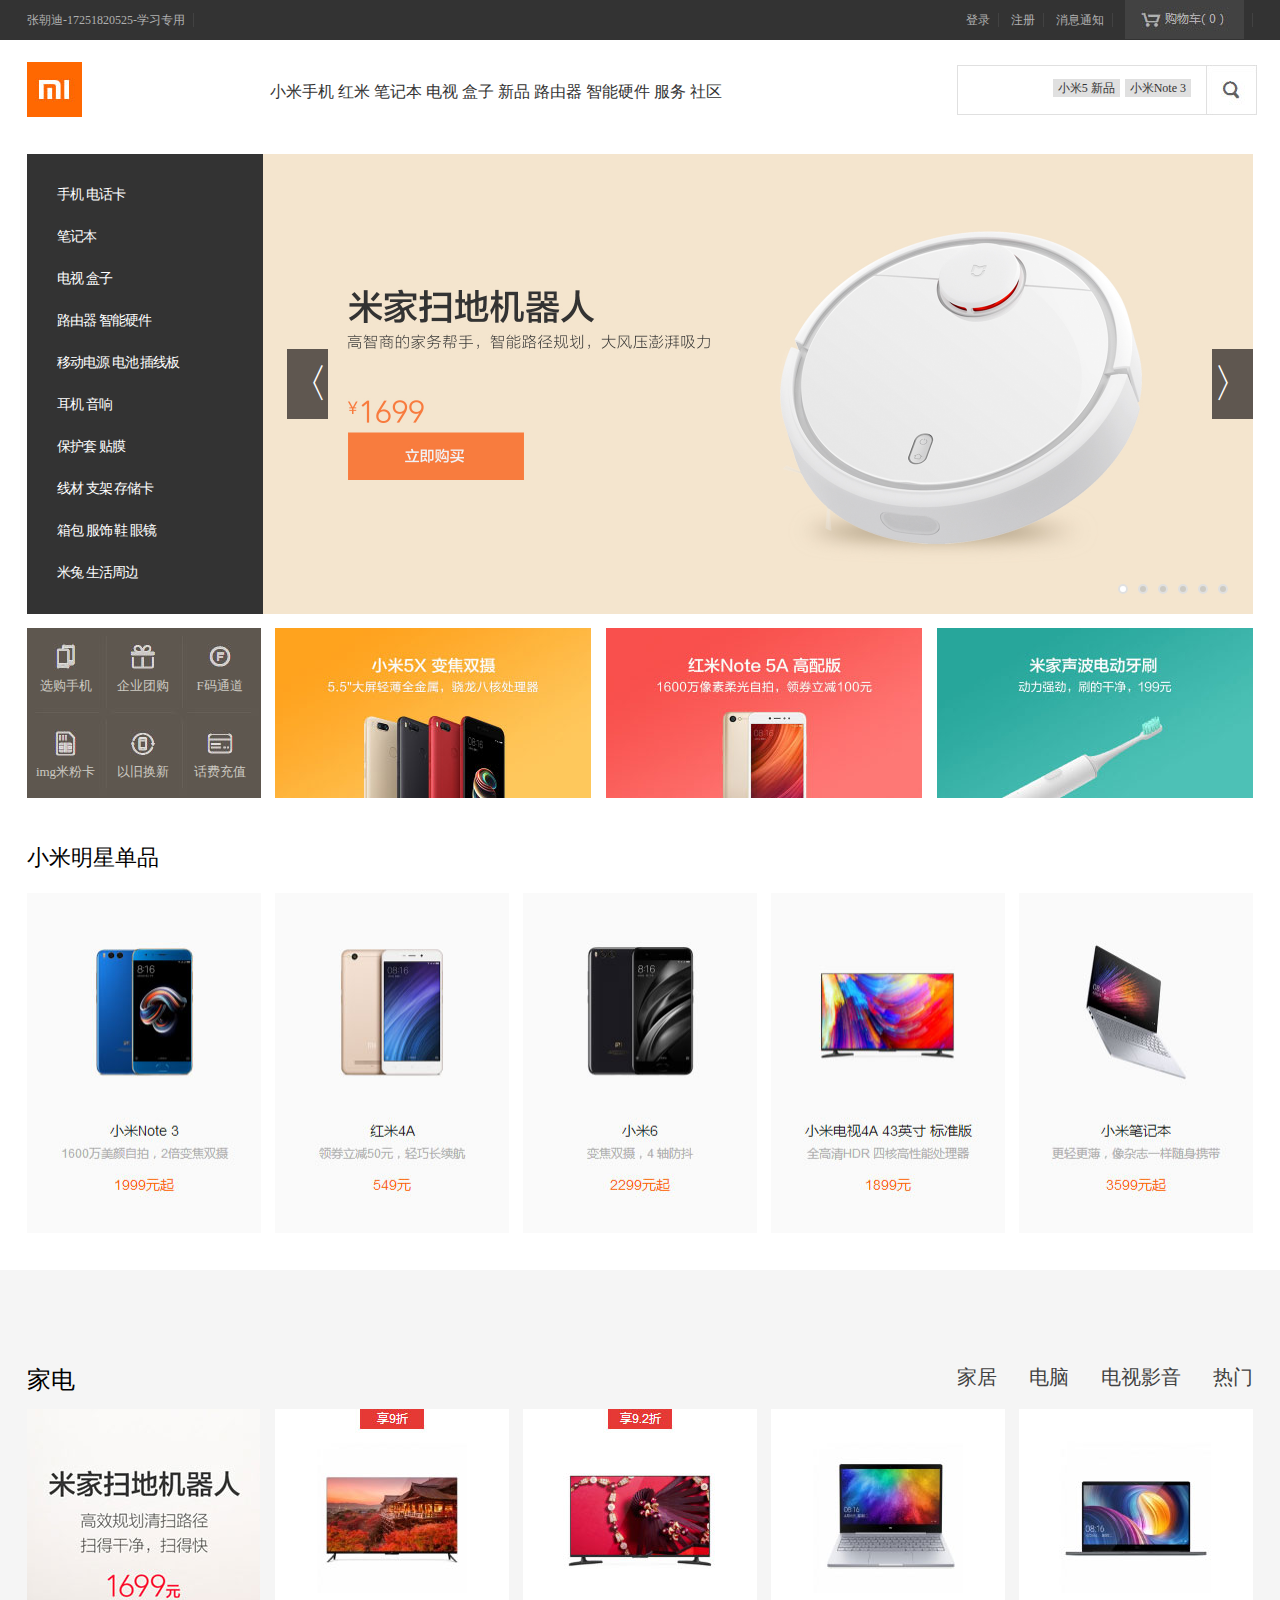
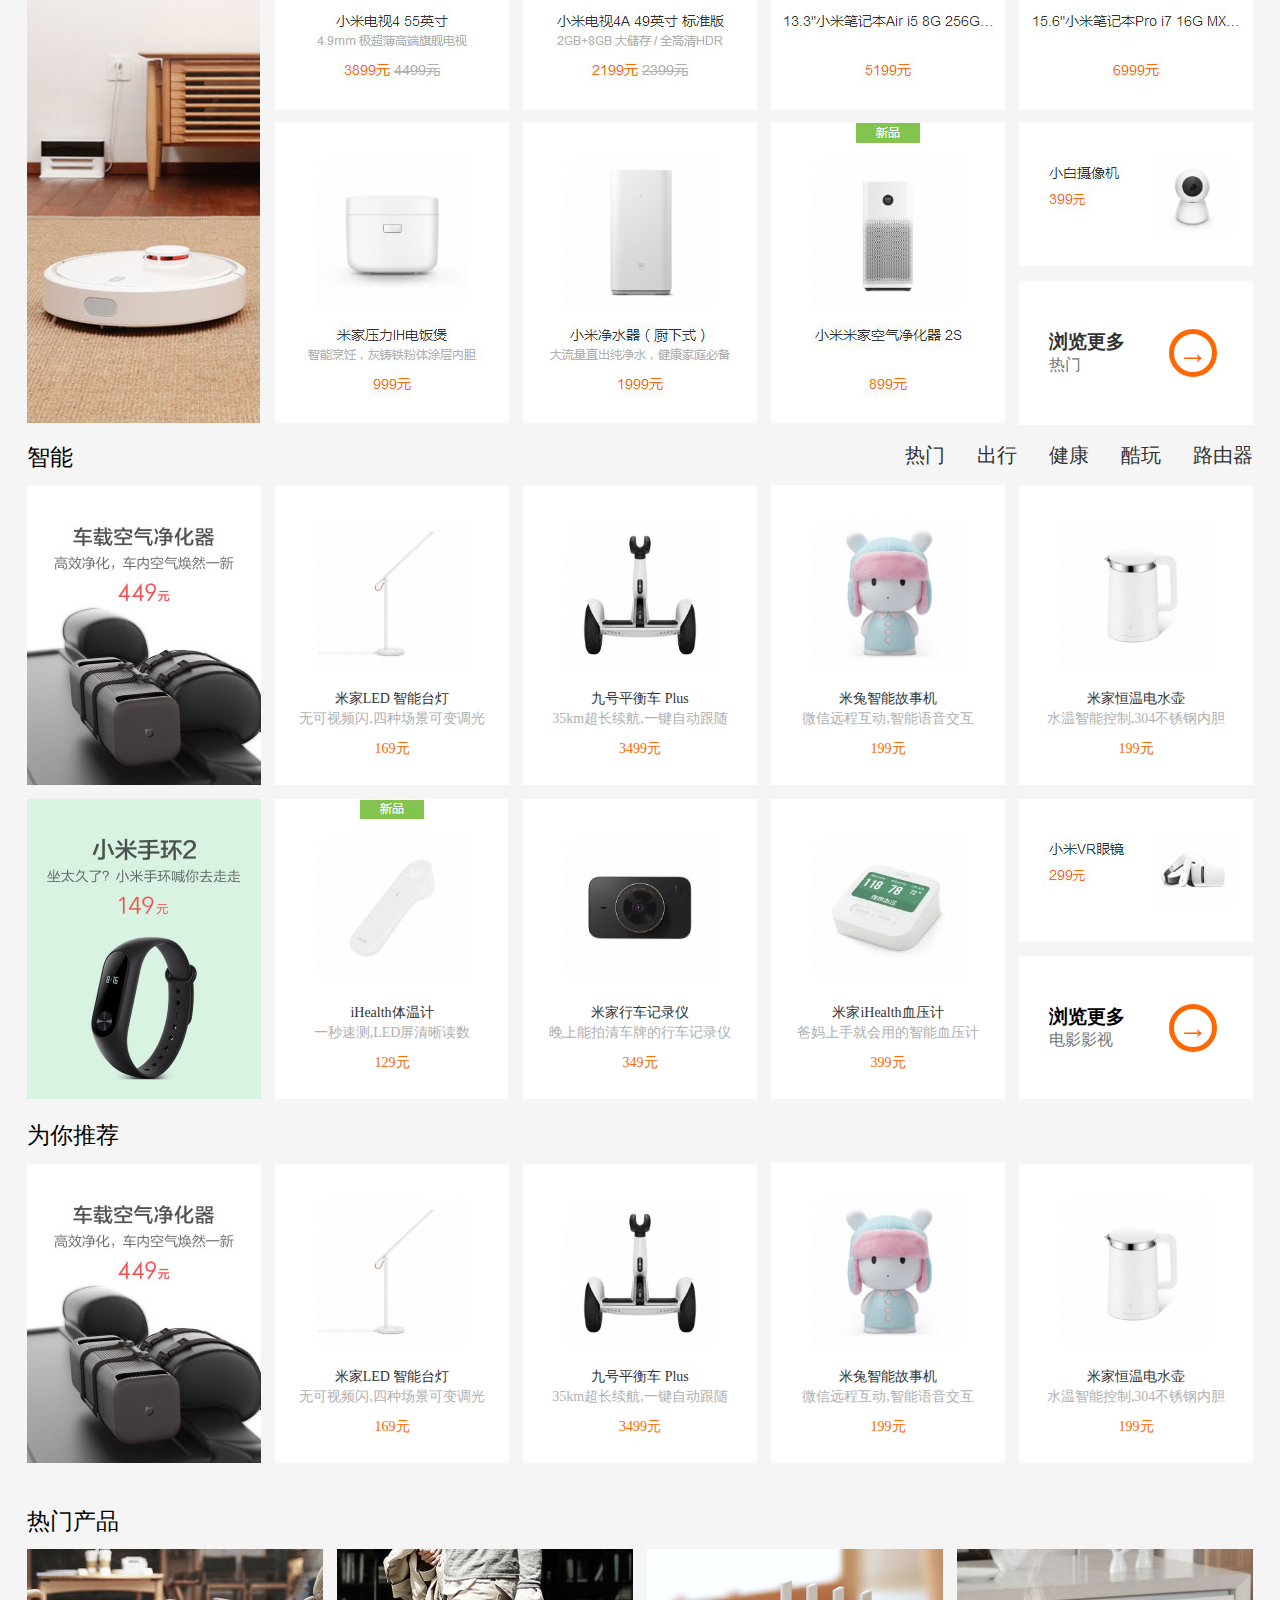
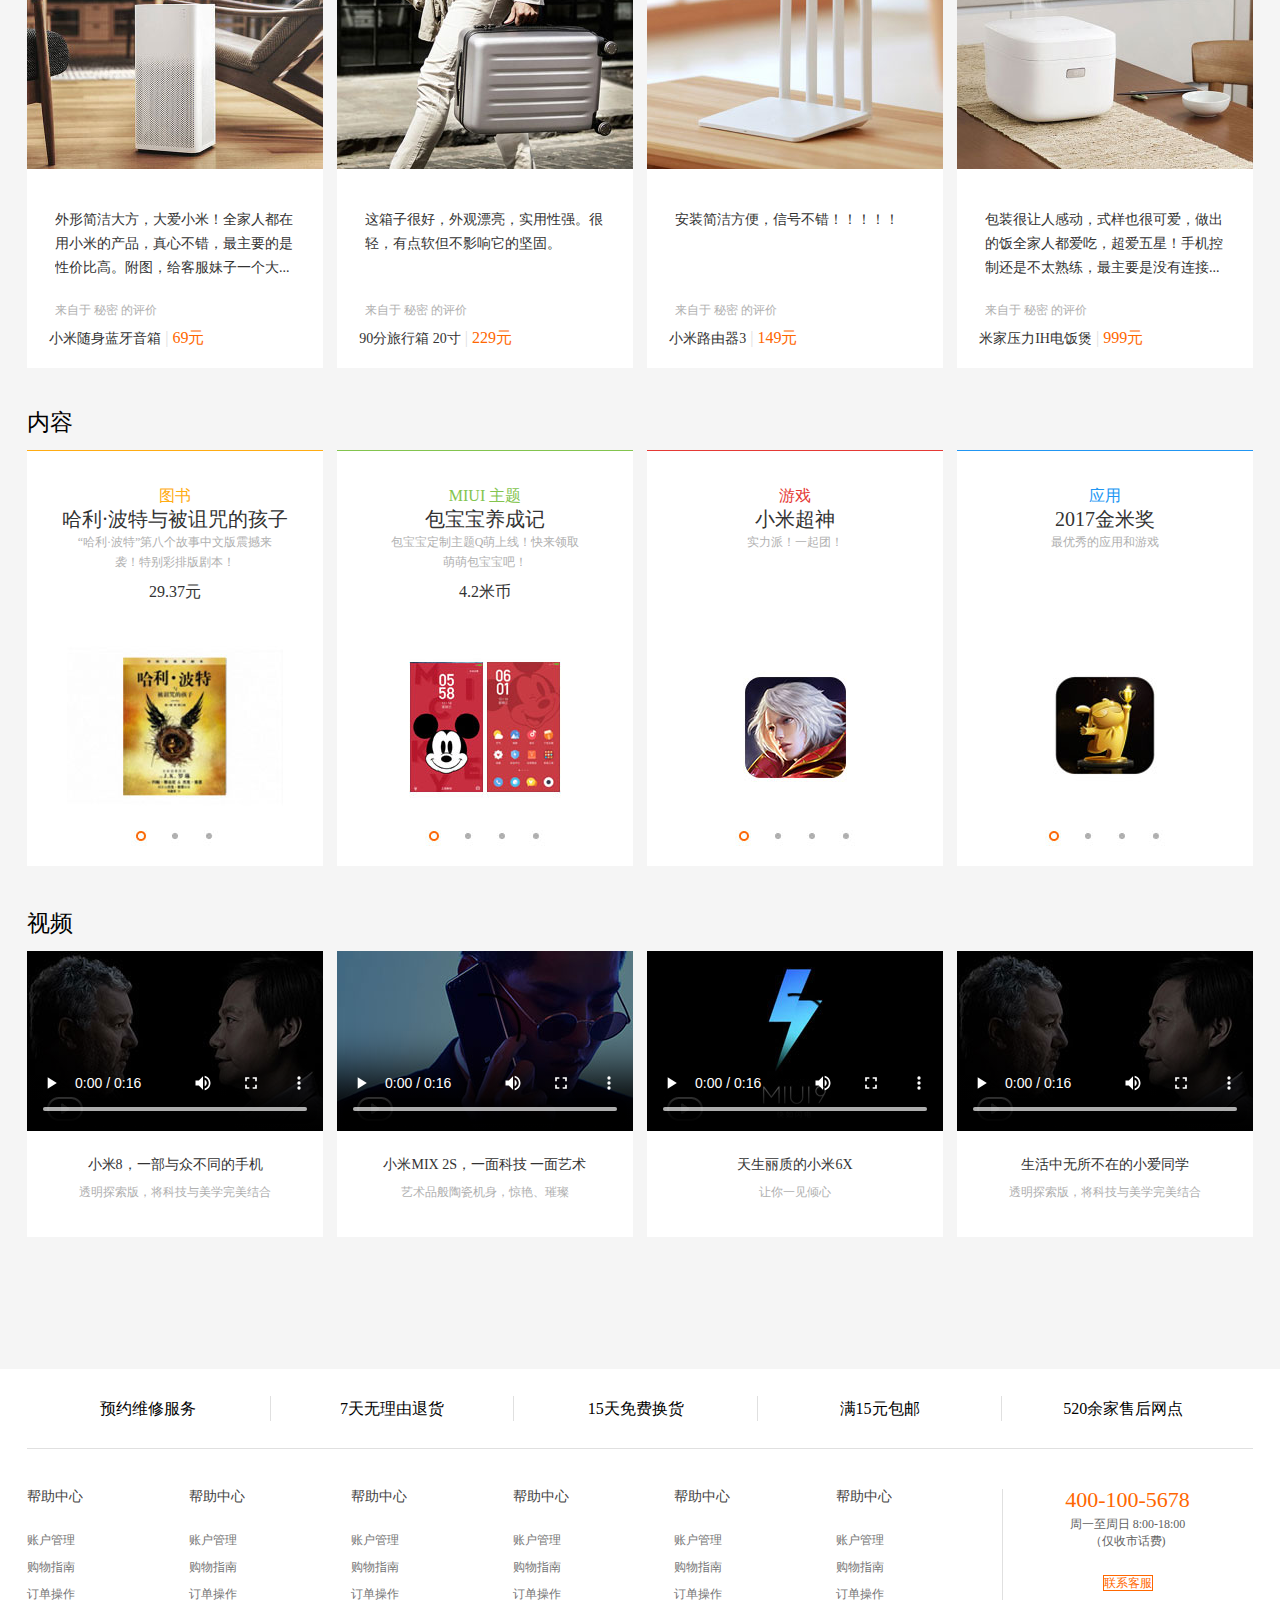
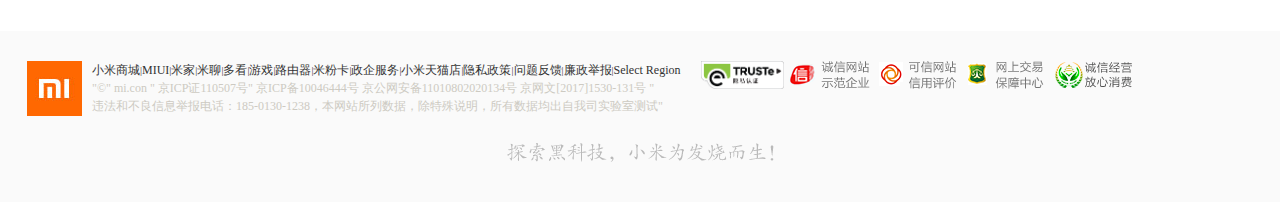
<file: index.html>
<!DOCTYPE html>
<html lang="en">
  <head>
    <meta charset="UTF-8" />
    <title>小米首页</title>
    <link rel="stylesheet" href="css/index.css" />
    <script src="js/jquery.1.11.1.min.js"></script>
    <style></style>
  </head>

  <!-- 头部信息 -->
  <body>
    <div class="box">
      <div class="inner whiteGL">
        <div class="left">
          <a class="mix" href="">张朝迪-17251820525-学习专用</a>
        </div>
        <div class="right">
          <a class="mix" href="login.html">登录</a>
          <a href="register.html">注册</a>
          <a class="max" href="">消息通知</a>
          <a href="trolley.html"><img src="img/cart.jpg" alt="" /></a>
        </div>
      </div>
    </div>
    <div class="logo">
      <div class="logo_left">
        <div>
          <a href="javascript:void(0);" title="小米官网"
            ><img class="xiaomi" src="img/logo.jpg"
          /></a>
        </div>
      </div>
      <ul class="logo_center orangeGL">
        <a href="">小米手机</a>
        <a href="">红米</a>
        <a href="">笔记本</a>
        <a href="">电视</a>
        <a href="">盒子</a>
        <a href="">新品</a>
        <a href="">路由器</a>
        <a href="">智能硬件</a>
        <a href="">服务</a>
        <a href="">社区</a>
      </ul>
      <formv class="logo_right">
        <div class="logo_input">
          <input type="text" />
          <div class="logo_input_div">
            <a class="logo_input_a" href="">小米5 新品</a>
            <a class="logo_input_a" href="">小米Note 3</a>
          </div>
        </div>
        <a class="logo_right_a"><img src="img/find.jpg" /></a>
        <!--<a href="">红米5新品</a>-->
        <!--<a href="">小米Noto 3</a>-->
      </formv>
    </div>

    <!-- 轮播图 -->
    <div class="scroll">
      <ul>
        <li>
          <a href="plus5.html"><img src="img/scroll_01.jpg" alt="" /></a>
        </li>
        <li>
          <a href="plus5.html"><img src="img/scroll_02.jpg" alt="" /></a>
        </li>
        <li>
          <a href="plus5.html"><img src="img/scroll_03.jpg" alt="" /></a>
        </li>
        <li>
          <a href="plus5.html"><img src="img/scroll_04.jpg" alt="" /></a>
        </li>
        <li>
          <a href="plus5.html"><img src="img/scroll_05.jpg" alt="" /></a>
        </li>
        <li>
          <a href="plus5.html"><img src="img/scroll_06.jpg" alt="" /></a>
        </li>
      </ul>
      <div class="scroll_dot">
        <span class="scroll_dot_span"></span>
        <span></span>
        <span></span>
        <span></span>
        <span></span>
        <span></span>
      </div>
      <div class="scroll_arrows">
        <a href="javascript:void(0);"
          ><span class="left scroll_arrows_back">〈</span></a
        >
        <a href="javascript:void(0);"
          ><span class="right scroll_arrows_back">〉</span></a
        >
      </div>
      <div class="scroll_left">
        <ul class="scr-ul">
          <li class="scr_li">
            <a href="">手机 电话卡</a><i class="scr_i"></i>
          </li>
          <li class="scr_li"><a href="">笔记本</a><i class="scr_i"></i></li>
          <li class="scr_li"><a href="">电视 盒子</a><i class="scr_i"></i></li>
          <li class="scr_li">
            <a href="">路由器 智能硬件</a><i class="scr_i"></i>
          </li>
          <li class="scr_li">
            <a href="">移动电源 电池 插线板</a><i class="scr_i"></i>
          </li>
          <li class="scr_li"><a href="">耳机 音响</a><i class="scr_i"></i></li>
          <li class="scr_li">
            <a href="">保护套 贴膜</a><i class="scr_i"></i>
          </li>
          <li class="scr_li">
            <a href="">线材 支架 存储卡</a><i class="scr_i"></i>
          </li>
          <li class="scr_li">
            <a href="">箱包 服饰 鞋 眼镜</a><i class="scr_i"></i>
          </li>
          <li class="scr_li">
            <a href="">米兔 生活周边</a><i class="scr_i"></i>
          </li>
        </ul>
      </div>
      <!--<div class="scroll_right"><img src="img/scroll_02.jpg"></div>-->
    </div>

    <!-- 产品信息以下 -->
    <div class="bot">
      <div class="bot_max">
        <div class="bot_first">
          <div class="bot_one">
            <div>
              <a href=""><img src="img/bot_01.jpg" />选购手机</a>
            </div>
            <div>
              <a href=""><img src="img/bot_02.jpg" />企业团购</a>
            </div>
            <div>
              <a href=""><img src="img/bot_03.jpg" />F码通道</a>
            </div>
            <div>
              <a href=""><img src="img/bot_04.jpg" />img米粉卡</a>
            </div>
            <div>
              <a href=""><img src="img/bot_05.jpg" />以旧换新</a>
            </div>
            <div>
              <a href=""><img src="img/bot_06.jpg" />话费充值</a>
            </div>
          </div>
        </div>
        <a href="#"><img src="img/3_02.jpg" alt="" /></a>
        <a href="#"><img src="img/3_03.jpg" alt="" /></a>
        <a href="#"><img src="img/3_04.jpg" alt="" /></a>
      </div>
    </div>
    <div class="time">
      <div class="H">小米明星单品</div>
      <div class="time_in">
        <div>
          <a href=""><img class="time_min" src="img/4_01.jpg" alt="" /></a>
        </div>
        <div>
          <a href=""><img src="img/4_02.jpg" alt="" /></a>
        </div>
        <div>
          <a href=""><img src="img/4_03.jpg" alt="" /></a>
        </div>
        <div>
          <a href=""><img src="img/4_04.jpg" alt="" /></a>
        </div>
        <div>
          <a href=""><img src="img/4_05.jpg" alt="" /></a>
        </div>
      </div>
    </div>
    <div class="appliances">
      <div class="app_width">
        <div class="app_A">家电</div>
        <div class="app_Ar orangeGL">
          <div class="app_Ar_r"><a href="">热门</a></div>
          <div class="app_Ar_r"><a href="">电视影音</a></div>
          <div class="app_Ar_r"><a href="">电脑</a></div>
          <div class="app_Ar_r"><a href="">家居</a></div>
        </div>

        <div class="app_max">
          <div class="appl">
            <a href=""><img src="img/app_00.jpg" alt="" /></a>
          </div>
          <div class="appr">
            <div class="appr_top">
              <div class="appr_min" id="appr_min1">
                <a href=""><img src="img/app_04.jpg" alt="" /></a>
              </div>
              <div class="appr_min">
                <a href=""><img src="img/app_03.jpg" alt="" /></a>
              </div>
              <div class="appr_min">
                <a href=""><img src="img/app_02.jpg" alt="" /></a>
              </div>
              <div class="appr_min">
                <a href=""><img src="img/app_01.jpg" alt="" /></a>
              </div>
            </div>
            <div class="appr_bottom">
              <div class="appr_min" id="appr_min2">
                <div class="appr_min_top">
                  <a href=""><img src="img/app_24.jpg" alt="" /></a>
                </div>
                <div class="appr_min_bottom">
                  <a href="">
                    <div class="figure_a">
                      <h3>浏览更多</h3>
                      <li style="color: #757575">热门</li>
                    </div>

                    <div class="figure_b">
                      <div class="figure_b_yuan">
                        <li>→</li>
                      </div>
                    </div>
                  </a>
                </div>
              </div>
              <div class="appr_min">
                <a href=""><img src="img/app_23.jpg" alt="" /></a>
              </div>
              <div class="appr_min">
                <a href=""><img src="img/app_22.jpg" alt="" /></a>
              </div>
              <div class="appr_min">
                <a href=""><img src="img/app_21.jpg" alt="" /></a>
              </div>
            </div>
          </div>
        </div>
      </div>
    </div>

    <div class="capabackground">
      <div class="capacity">
        <div class="capa_box_top">
          <div class="capa_box_top_al">智能</div>
          <div class="capa_box_top_ar">
            <div class="capa_box_top_ar_min orangeGL">
              <a class="script_capa_box_top_ar" href="javascript:;">路由器</a>
            </div>
            <div class="capa_box_top_ar_min orangeGL">
              <a class="script_capa_box_top_ar" href="javascript:;">酷玩</a>
            </div>
            <div class="capa_box_top_ar_min orangeGL">
              <a class="script_capa_box_top_ar" href="javascript:;">健康</a>
            </div>
            <div class="capa_box_top_ar_min orangeGL">
              <a class="script_capa_box_top_ar" href="javascript:;">出行</a>
            </div>
            <div class="capa_box_top_ar_min orangeGL">
              <a class="script_capa_box_top_ar" href="javascript:;">热门</a>
            </div>
          </div>
        </div>
        <div class="capa_box scrip_capa_box scrip_capa_box_on">
          <div class="capa_top">
            <div class="capa capa_shadow">
              <a href=""><img src="img/capa_01.jpg" /></a>
            </div>
            <div class="capa capa_shadow">
              <a href=""
                ><img src="img/capa_02.jpg" />
                <div class="tran">
                  <span
                    >小米一如既往的好前天下单今天就到了，送货到家很细心的...</span
                  >
                </div>
              </a>
              <div class="capa_a">
                <ul>
                  <li style="color: #333333">米家LED 智能台灯</li>
                  <li style="color: #b0b0b0">无可视频闪,四种场景可变调光</li>
                  <li style="font-size: 14px; margin-top: 10px; color: #ff6700">
                    169元
                  </li>
                </ul>
              </div>
            </div>
            <div class="capa capa_shadow">
              <a href=""
                ><img src="img/capa_03.jpg" />
                <div class="tran">
                  <span>现在看起来挺不错的，性价比超高！持续关注呀</span>
                </div></a
              >
              <div class="capa_a">
                <ul>
                  <li style="color: #333333">九号平衡车 Plus</li>
                  <li style="color: #b0b0b0">35km超长续航,一键自动跟随</li>
                  <li style="font-size: 14px; margin-top: 10px; color: #ff6700">
                    3499元
                  </li>
                </ul>
              </div>
            </div>
            <div class="capa capa_shadow">
              <a href=""
                ><img src="img/capa_04.jpg" />
                <div class="tran">
                  <span>米兔智能故事机.</span>
                </div></a
              >
              <div class="capa_a">
                <ul>
                  <li style="color: #333333">米兔智能故事机</li>
                  <li style="color: #b0b0b0">微信远程互动,智能语音交互</li>
                  <li style="font-size: 14px; margin-top: 10px; color: #ff6700">
                    199元
                  </li>
                </ul>
              </div>
            </div>
            <div class="capa capa_shadow capa_unright">
              <a href=""
                ><img src="img/capa_05.jpg" alt="" />
                <div class="tran">
                  <span
                    >小米一如既往的好前天下单今天就到了，送货到家很细心的...</span
                  >
                </div></a
              >
              <div class="capa_a">
                <ul>
                  <li style="color: #333333">米家恒温电水壶</li>
                  <li style="color: #b0b0b0">水温智能控制,304不锈钢内胆</li>
                  <li style="font-size: 14px; margin-top: 10px; color: #ff6700">
                    199元
                  </li>
                </ul>
              </div>
            </div>
          </div>
          <div class="capa_bottom">
            <div class="capa capa_shadow">
              <a href=""><img src="img/capa_06.jpg" /></a>
            </div>
            <div class="capa capa_shadow">
              <a href=""
                ><img src="img/capa_07.jpg" />
                <div class="tran">
                  <span
                    >小米一如既往的好前天下单今天就到了，送货到家很细心的...</span
                  >
                </div></a
              >
              <div class="capa_a">
                <ul>
                  <li style="color: #333333">iHealth体温计</li>
                  <li style="color: #b0b0b0">一秒速测,LED屏清晰读数</li>
                  <li style="font-size: 14px; margin-top: 10px; color: #ff6700">
                    129元
                  </li>
                </ul>
              </div>
            </div>
            <div class="capa capa_shadow">
              <a href=""
                ><img src="img/capa_08.jpg" />
                <div class="tran">
                  <span
                    >小米一如既往的好前天下单今天就到了，送货到家很细心的...</span
                  >
                </div></a
              >
              <div class="capa_a">
                <ul>
                  <li style="color: #333333">米家行车记录仪</li>
                  <li style="color: #b0b0b0">晚上能拍清车牌的行车记录仪</li>
                  <li style="font-size: 14px; margin-top: 10px; color: #ff6700">
                    349元
                  </li>
                </ul>
              </div>
            </div>
            <div class="capa capa_shadow">
              <a href=""
                ><img src="img/capa_09.jpg" />
                <div class="tran">
                  <span
                    >小米一如既往的好前天下单今天就到了，送货到家很细心的...</span
                  >
                </div></a
              >
              <div class="capa_a">
                <ul>
                  <li style="color: #333333">米家iHealth血压计</li>
                  <li style="color: #b0b0b0">爸妈上手就会用的智能血压计</li>
                  <li style="font-size: 14px; margin-top: 10px; color: #ff6700">
                    399元
                  </li>
                </ul>
              </div>
            </div>
            <div class="capa capa_unright">
              <div class="capa_min">
                <img class="capa_shadow" src="img/capa_10.jpg" />
              </div>
              <div class="capa_min bottom capa_shadow">
                <div class="figure_a">
                  <h3>浏览更多</h3>
                  <li style="color: #757575">电影影视</li>
                </div>

                <div class="figure_b">
                  <div class="figure_b_yuan">
                    <li>→</li>
                  </div>
                </div>
              </div>
            </div>
          </div>
        </div>
        <div class="capa_box scrip_capa_box">
          <div class="capa_top">
            <div class="capa capa_shadow">
              <a href=""><img src="img/capa_05.jpg" /></a>
            </div>
            <div class="capa capa_shadow">
              <a href=""
                ><img src="img/capa_04.jpg" />
                <div class="tran">
                  <span
                    >小米一如既往的好前天下单今天就到了，送货到家很细心的...</span
                  >
                </div></a
              >
              <div class="capa_a">
                <ul>
                  <li style="color: #333333">米家LED 智能台灯</li>
                  <li style="color: #b0b0b0">无可视频闪,四种场景可变调光</li>
                  <li style="font-size: 14px; margin-top: 10px; color: #ff6700">
                    169元
                  </li>
                </ul>
              </div>
            </div>
            <div class="capa capa_shadow">
              <a href=""
                ><img src="img/capa_03.jpg" />
                <div class="tran">
                  <span>现在看起来挺不错的，性价比超高！持续关注呀</span>
                </div></a
              >
              <div class="capa_a">
                <ul>
                  <li style="color: #333333">九号平衡车 Plus</li>
                  <li style="color: #b0b0b0">35km超长续航,一键自动跟随</li>
                  <li style="font-size: 14px; margin-top: 10px; color: #ff6700">
                    3499元
                  </li>
                </ul>
              </div>
            </div>
            <div class="capa capa_shadow">
              <a href=""
                ><img src="img/capa_02.jpg" />
                <div class="tran">
                  <span>米兔智能故事机.</span>
                </div></a
              >
              <div class="capa_a">
                <ul>
                  <li style="color: #333333">米兔智能故事机</li>
                  <li style="color: #b0b0b0">微信远程互动,智能语音交互</li>
                  <li style="font-size: 14px; margin-top: 10px; color: #ff6700">
                    199元
                  </li>
                </ul>
              </div>
            </div>
            <div class="capa capa_shadow capa_unright">
              <a href=""
                ><img src="img/capa_01.jpg" alt="" />
                <div class="tran">
                  <span
                    >小米一如既往的好前天下单今天就到了，送货到家很细心的...</span
                  >
                </div></a
              >
              <div class="capa_a">
                <ul>
                  <li style="color: #333333">米家恒温电水壶</li>
                  <li style="color: #b0b0b0">水温智能控制,304不锈钢内胆</li>
                  <li style="font-size: 14px; margin-top: 10px; color: #ff6700">
                    199元
                  </li>
                </ul>
              </div>
            </div>
          </div>
          <div class="capa_bottom">
            <div class="capa capa_shadow">
              <a href=""><img src="img/capa_06.jpg" /></a>
            </div>
            <div class="capa capa_shadow">
              <a href=""
                ><img src="img/capa_07.jpg" />
                <div class="tran">
                  <span
                    >小米一如既往的好前天下单今天就到了，送货到家很细心的...</span
                  >
                </div></a
              >
              <div class="capa_a">
                <ul>
                  <li style="color: #333333">iHealth体温计</li>
                  <li style="color: #b0b0b0">一秒速测,LED屏清晰读数</li>
                  <li style="font-size: 14px; margin-top: 10px; color: #ff6700">
                    129元
                  </li>
                </ul>
              </div>
            </div>
            <div class="capa capa_shadow">
              <a href=""
                ><img src="img/capa_08.jpg" />
                <div class="tran">
                  <span
                    >小米一如既往的好前天下单今天就到了，送货到家很细心的...</span
                  >
                </div></a
              >
              <div class="capa_a">
                <ul>
                  <li style="color: #333333">米家行车记录仪</li>
                  <li style="color: #b0b0b0">晚上能拍清车牌的行车记录仪</li>
                  <li style="font-size: 14px; margin-top: 10px; color: #ff6700">
                    349元
                  </li>
                </ul>
              </div>
            </div>
            <div class="capa capa_shadow">
              <a href=""
                ><img src="img/capa_09.jpg" />
                <div class="tran">
                  <span
                    >小米一如既往的好前天下单今天就到了，送货到家很细心的...</span
                  >
                </div></a
              >
              <div class="capa_a">
                <ul>
                  <li style="color: #333333">米家iHealth血压计</li>
                  <li style="color: #b0b0b0">爸妈上手就会用的智能血压计</li>
                  <li style="font-size: 14px; margin-top: 10px; color: #ff6700">
                    399元
                  </li>
                </ul>
              </div>
            </div>
            <div class="capa capa_unright">
              <div class="capa_min">
                <img class="capa_shadow" src="img/capa_10.jpg" />
              </div>
              <div class="capa_min bottom capa_shadow">
                <div class="figure_a">
                  <h3>浏览更多</h3>
                  <li style="color: #757575">电影影视</li>
                </div>

                <div class="figure_b">
                  <div class="figure_b_yuan">
                    <li>→</li>
                  </div>
                </div>
              </div>
            </div>
          </div>
        </div>
        <div class="capa_box scrip_capa_box">
          <div class="capa_top">
            <div class="capa capa_shadow">
              <a href=""><img src="img/capa_01.jpg" /></a>
            </div>
            <div class="capa capa_shadow">
              <a href=""
                ><img src="img/capa_02.jpg" />
                <div class="tran">
                  <span
                    >小米一如既往的好前天下单今天就到了，送货到家很细心的...</span
                  >
                </div></a
              >
              <div class="capa_a">
                <ul>
                  <li style="color: #333333">米家LED 智能台灯</li>
                  <li style="color: #b0b0b0">无可视频闪,四种场景可变调光</li>
                  <li style="font-size: 14px; margin-top: 10px; color: #ff6700">
                    169元
                  </li>
                </ul>
              </div>
            </div>
            <div class="capa capa_shadow">
              <a href=""
                ><img src="img/capa_03.jpg" />
                <div class="tran">
                  <span>现在看起来挺不错的，性价比超高！持续关注呀</span>
                </div></a
              >
              <div class="capa_a">
                <ul>
                  <li style="color: #333333">九号平衡车 Plus</li>
                  <li style="color: #b0b0b0">35km超长续航,一键自动跟随</li>
                  <li style="font-size: 14px; margin-top: 10px; color: #ff6700">
                    3499元
                  </li>
                </ul>
              </div>
            </div>
            <div class="capa capa_shadow">
              <a href=""
                ><img src="img/capa_04.jpg" />
                <div class="tran">
                  <span>米兔智能故事机.</span>
                </div></a
              >
              <div class="capa_a">
                <ul>
                  <li style="color: #333333">米兔智能故事机</li>
                  <li style="color: #b0b0b0">微信远程互动,智能语音交互</li>
                  <li style="font-size: 14px; margin-top: 10px; color: #ff6700">
                    199元
                  </li>
                </ul>
              </div>
            </div>
            <div class="capa capa_shadow capa_unright">
              <a href=""
                ><img src="img/capa_05.jpg" alt="" />
                <div class="tran">
                  <span
                    >小米一如既往的好前天下单今天就到了，送货到家很细心的...</span
                  >
                </div></a
              >
              <div class="capa_a">
                <ul>
                  <li style="color: #333333">米家恒温电水壶</li>
                  <li style="color: #b0b0b0">水温智能控制,304不锈钢内胆</li>
                  <li style="font-size: 14px; margin-top: 10px; color: #ff6700">
                    199元
                  </li>
                </ul>
              </div>
            </div>
          </div>
          <div class="capa_bottom">
            <div class="capa capa_shadow">
              <a href=""><img src="img/capa_10.jpg" /></a>
            </div>
            <div class="capa capa_shadow">
              <a href=""
                ><img src="img/capa_09.jpg" />
                <div class="tran">
                  <span
                    >小米一如既往的好前天下单今天就到了，送货到家很细心的...</span
                  >
                </div></a
              >
              <div class="capa_a">
                <ul>
                  <li style="color: #333333">iHealth体温计</li>
                  <li style="color: #b0b0b0">一秒速测,LED屏清晰读数</li>
                  <li style="font-size: 14px; margin-top: 10px; color: #ff6700">
                    129元
                  </li>
                </ul>
              </div>
            </div>
            <div class="capa capa_shadow">
              <a href=""
                ><img src="img/capa_08.jpg" />
                <div class="tran">
                  <span
                    >小米一如既往的好前天下单今天就到了，送货到家很细心的...</span
                  >
                </div></a
              >
              <div class="capa_a">
                <ul>
                  <li style="color: #333333">米家行车记录仪</li>
                  <li style="color: #b0b0b0">晚上能拍清车牌的行车记录仪</li>
                  <li style="font-size: 14px; margin-top: 10px; color: #ff6700">
                    349元
                  </li>
                </ul>
              </div>
            </div>
            <div class="capa capa_shadow">
              <a href=""
                ><img src="img/capa_07.jpg" />
                <div class="tran">
                  <span
                    >小米一如既往的好前天下单今天就到了，送货到家很细心的...</span
                  >
                </div></a
              >
              <div class="capa_a">
                <ul>
                  <li style="color: #333333">米家iHealth血压计</li>
                  <li style="color: #b0b0b0">爸妈上手就会用的智能血压计</li>
                  <li style="font-size: 14px; margin-top: 10px; color: #ff6700">
                    399元
                  </li>
                </ul>
              </div>
            </div>
            <div class="capa capa_unright">
              <div class="capa_min">
                <img class="capa_shadow" src="img/capa_06.jpg" />
              </div>
              <div class="capa_min bottom capa_shadow">
                <div class="figure_a">
                  <h3>浏览更多</h3>
                  <li style="color: #757575">电影影视</li>
                </div>

                <div class="figure_b">
                  <div class="figure_b_yuan">
                    <li>→</li>
                  </div>
                </div>
              </div>
            </div>
          </div>
        </div>
        <div class="capa_box scrip_capa_box">
          <div class="capa_top">
            <div class="capa capa_shadow">
              <a href=""><img src="img/capa_03.jpg" /></a>
            </div>
            <div class="capa capa_shadow">
              <a href=""
                ><img src="img/capa_03.jpg" />
                <div class="tran">
                  <span
                    >小米一如既往的好前天下单今天就到了，送货到家很细心的...</span
                  >
                </div></a
              >
              <div class="capa_a">
                <ul>
                  <li style="color: #333333">米家LED 智能台灯</li>
                  <li style="color: #b0b0b0">无可视频闪,四种场景可变调光</li>
                  <li style="font-size: 14px; margin-top: 10px; color: #ff6700">
                    169元
                  </li>
                </ul>
              </div>
            </div>
            <div class="capa capa_shadow">
              <a href=""
                ><img src="img/capa_03.jpg" />
                <div class="tran">
                  <span>现在看起来挺不错的，性价比超高！持续关注呀</span>
                </div></a
              >
              <div class="capa_a">
                <ul>
                  <li style="color: #333333">九号平衡车 Plus</li>
                  <li style="color: #b0b0b0">35km超长续航,一键自动跟随</li>
                  <li style="font-size: 14px; margin-top: 10px; color: #ff6700">
                    3499元
                  </li>
                </ul>
              </div>
            </div>
            <div class="capa capa_shadow">
              <a href=""
                ><img src="img/capa_04.jpg" />
                <div class="tran">
                  <span>米兔智能故事机.</span>
                </div></a
              >
              <div class="capa_a">
                <ul>
                  <li style="color: #333333">米兔智能故事机</li>
                  <li style="color: #b0b0b0">微信远程互动,智能语音交互</li>
                  <li style="font-size: 14px; margin-top: 10px; color: #ff6700">
                    199元
                  </li>
                </ul>
              </div>
            </div>
            <div class="capa capa_shadow capa_unright">
              <a href=""
                ><img src="img/capa_05.jpg" alt="" />
                <div class="tran">
                  <span
                    >小米一如既往的好前天下单今天就到了，送货到家很细心的...</span
                  >
                </div></a
              >
              <div class="capa_a">
                <ul>
                  <li style="color: #333333">米家恒温电水壶</li>
                  <li style="color: #b0b0b0">水温智能控制,304不锈钢内胆</li>
                  <li style="font-size: 14px; margin-top: 10px; color: #ff6700">
                    199元
                  </li>
                </ul>
              </div>
            </div>
          </div>
          <div class="capa_bottom">
            <div class="capa capa_shadow">
              <a href=""><img src="img/capa_06.jpg" /></a>
            </div>
            <div class="capa capa_shadow">
              <a href=""
                ><img src="img/capa_07.jpg" />
                <div class="tran">
                  <span
                    >小米一如既往的好前天下单今天就到了，送货到家很细心的...</span
                  >
                </div></a
              >
              <div class="capa_a">
                <ul>
                  <li style="color: #333333">iHealth体温计</li>
                  <li style="color: #b0b0b0">一秒速测,LED屏清晰读数</li>
                  <li style="font-size: 14px; margin-top: 10px; color: #ff6700">
                    129元
                  </li>
                </ul>
              </div>
            </div>
            <div class="capa capa_shadow">
              <a href=""
                ><img src="img/capa_08.jpg" />
                <div class="tran">
                  <span
                    >小米一如既往的好前天下单今天就到了，送货到家很细心的...</span
                  >
                </div></a
              >
              <div class="capa_a">
                <ul>
                  <li style="color: #333333">米家行车记录仪</li>
                  <li style="color: #b0b0b0">晚上能拍清车牌的行车记录仪</li>
                  <li style="font-size: 14px; margin-top: 10px; color: #ff6700">
                    349元
                  </li>
                </ul>
              </div>
            </div>
            <div class="capa capa_shadow">
              <a href=""
                ><img src="img/capa_09.jpg" />
                <div class="tran">
                  <span
                    >小米一如既往的好前天下单今天就到了，送货到家很细心的...</span
                  >
                </div></a
              >
              <div class="capa_a">
                <ul>
                  <li style="color: #333333">米家iHealth血压计</li>
                  <li style="color: #b0b0b0">爸妈上手就会用的智能血压计</li>
                  <li style="font-size: 14px; margin-top: 10px; color: #ff6700">
                    399元
                  </li>
                </ul>
              </div>
            </div>
            <div class="capa capa_unright">
              <div class="capa_min">
                <img class="capa_shadow" src="img/capa_10.jpg" />
              </div>
              <div class="capa_min bottom capa_shadow">
                <div class="figure_a">
                  <h3>浏览更多</h3>
                  <li style="color: #757575">电影影视</li>
                </div>

                <div class="figure_b">
                  <div class="figure_b_yuan">
                    <li>→</li>
                  </div>
                </div>
              </div>
            </div>
          </div>
        </div>
        <div class="capa_box scrip_capa_box">
          <div class="capa_top">
            <div class="capa capa_shadow">
              <a href=""><img src="img/capa_01.jpg" /></a>
            </div>
            <div class="capa capa_shadow">
              <a href=""
                ><img src="img/capa_02.jpg" />
                <div class="tran">
                  <span
                    >小米一如既往的好前天下单今天就到了，送货到家很细心的...</span
                  >
                </div></a
              >
              <div class="capa_a">
                <ul>
                  <li style="color: #333333">米家LED 智能台灯</li>
                  <li style="color: #b0b0b0">无可视频闪,四种场景可变调光</li>
                  <li style="font-size: 14px; margin-top: 10px; color: #ff6700">
                    169元
                  </li>
                </ul>
              </div>
            </div>
            <div class="capa capa_shadow">
              <a href=""
                ><img src="img/capa_03.jpg" />
                <div class="tran">
                  <span>现在看起来挺不错的，性价比超高！持续关注呀</span>
                </div></a
              >
              <div class="capa_a">
                <ul>
                  <li style="color: #333333">九号平衡车 Plus</li>
                  <li style="color: #b0b0b0">35km超长续航,一键自动跟随</li>
                  <li style="font-size: 14px; margin-top: 10px; color: #ff6700">
                    3499元
                  </li>
                </ul>
              </div>
            </div>
            <div class="capa capa_shadow">
              <a href=""
                ><img src="img/capa_04.jpg" />
                <div class="tran">
                  <span>米兔智能故事机.</span>
                </div></a
              >
              <div class="capa_a">
                <ul>
                  <li style="color: #333333">米兔智能故事机</li>
                  <li style="color: #b0b0b0">微信远程互动,智能语音交互</li>
                  <li style="font-size: 14px; margin-top: 10px; color: #ff6700">
                    199元
                  </li>
                </ul>
              </div>
            </div>
            <div class="capa capa_shadow capa_unright">
              <a href=""
                ><img src="img/capa_05.jpg" alt="" />
                <div class="tran">
                  <span
                    >小米一如既往的好前天下单今天就到了，送货到家很细心的...</span
                  >
                </div></a
              >
              <div class="capa_a">
                <ul>
                  <li style="color: #333333">米家恒温电水壶</li>
                  <li style="color: #b0b0b0">水温智能控制,304不锈钢内胆</li>
                  <li style="font-size: 14px; margin-top: 10px; color: #ff6700">
                    199元
                  </li>
                </ul>
              </div>
            </div>
          </div>
          <div class="capa_bottom">
            <div class="capa capa_shadow">
              <a href=""><img src="img/capa_06.jpg" /></a>
            </div>
            <div class="capa capa_shadow">
              <a href=""
                ><img src="img/capa_07.jpg" />
                <div class="tran">
                  <span
                    >小米一如既往的好前天下单今天就到了，送货到家很细心的...</span
                  >
                </div></a
              >
              <div class="capa_a">
                <ul>
                  <li style="color: #333333">iHealth体温计</li>
                  <li style="color: #b0b0b0">一秒速测,LED屏清晰读数</li>
                  <li style="font-size: 14px; margin-top: 10px; color: #ff6700">
                    129元
                  </li>
                </ul>
              </div>
            </div>
            <div class="capa capa_shadow">
              <a href=""
                ><img src="img/capa_08.jpg" />
                <div class="tran">
                  <span
                    >小米一如既往的好前天下单今天就到了，送货到家很细心的...</span
                  >
                </div></a
              >
              <div class="capa_a">
                <ul>
                  <li style="color: #333333">米家行车记录仪</li>
                  <li style="color: #b0b0b0">晚上能拍清车牌的行车记录仪</li>
                  <li style="font-size: 14px; margin-top: 10px; color: #ff6700">
                    349元
                  </li>
                </ul>
              </div>
            </div>
            <div class="capa capa_shadow">
              <a href=""
                ><img src="img/capa_09.jpg" />
                <div class="tran">
                  <span
                    >小米一如既往的好前天下单今天就到了，送货到家很细心的...</span
                  >
                </div></a
              >
              <div class="capa_a">
                <ul>
                  <li style="color: #333333">米家iHealth血压计</li>
                  <li style="color: #b0b0b0">爸妈上手就会用的智能血压计</li>
                  <li style="font-size: 14px; margin-top: 10px; color: #ff6700">
                    399元
                  </li>
                </ul>
              </div>
            </div>
            <div class="capa capa_unright">
              <div class="capa_min">
                <img class="capa_shadow" src="img/capa_10.jpg" />
              </div>
              <div class="capa_min bottom capa_shadow">
                <div class="figure_a">
                  <h3>浏览更多</h3>
                  <li style="color: #757575">电影影视</li>
                </div>

                <div class="figure_b">
                  <div class="figure_b_yuan">
                    <li>→</li>
                  </div>
                </div>
              </div>
            </div>
          </div>
        </div>
      </div>
    </div>
    <div class="recommend">
      <div class="capacity">
        <div class="capa_box_top">
          <div class="capa_box_top_al">为你推荐</div>
          <div class="capa_box_top_ar"></div>
        </div>
        <div class="capa_box">
          <div class="capa_top">
            <div class="capa capa_shadow">
              <a href=""><img src="img/capa_01.jpg" /></a>
            </div>
            <div class="capa capa_shadow">
              <a href=""
                ><img src="img/capa_02.jpg" />
                <!--<div class="tran">-->
                <!--<span>小米一如既往的好前天下单今天就到了，送货到家很细心的...</span>-->
                <!--</div>-->
              </a>
              <div class="capa_a">
                <ul>
                  <li style="color: #333333">米家LED 智能台灯</li>
                  <li style="color: #b0b0b0">无可视频闪,四种场景可变调光</li>
                  <li style="font-size: 14px; margin-top: 10px; color: #ff6700">
                    169元
                  </li>
                </ul>
              </div>
            </div>
            <div class="capa capa_shadow">
              <a href=""
                ><img src="img/capa_03.jpg" />
                <!--<div class="tran">-->
                <!--<span>现在看起来挺不错的，性价比超高！持续关注呀</span>-->
                <!--</div>-->
              </a>
              <div class="capa_a">
                <ul>
                  <li style="color: #333333">九号平衡车 Plus</li>
                  <li style="color: #b0b0b0">35km超长续航,一键自动跟随</li>
                  <li style="font-size: 14px; margin-top: 10px; color: #ff6700">
                    3499元
                  </li>
                </ul>
              </div>
            </div>
            <div class="capa capa_shadow">
              <a href=""
                ><img src="img/capa_04.jpg" />
                <!--<div class="tran">-->
                <!--<span>米兔智能故事机.</span>-->
                <!--</div>-->
              </a>
              <div class="capa_a">
                <ul>
                  <li style="color: #333333">米兔智能故事机</li>
                  <li style="color: #b0b0b0">微信远程互动,智能语音交互</li>
                  <li style="font-size: 14px; margin-top: 10px; color: #ff6700">
                    199元
                  </li>
                </ul>
              </div>
            </div>
            <div class="capa capa_shadow capa_unright">
              <a href=""
                ><img src="img/capa_05.jpg" alt="" />
                <!--<div class="tran">-->
                <!--<span>小米一如既往的好前天下单今天就到了，送货到家很细心的...</span>-->
                <!--</div>-->
              </a>
              <div class="capa_a">
                <ul>
                  <li style="color: #333333">米家恒温电水壶</li>
                  <li style="color: #b0b0b0">水温智能控制,304不锈钢内胆</li>
                  <li style="font-size: 14px; margin-top: 10px; color: #ff6700">
                    199元
                  </li>
                </ul>
              </div>
            </div>
          </div>
        </div>
      </div>
    </div>
    <div class="popular">
      <div class="popular_background">
        <div class="popular_box_top">
          <div class="popular_box_top_al">热门产品</div>
        </div>
        <div class="popu_box">
          <div class="popu popu_unleft popu_shadow">
            <a href=""><img src="img/popu_01.jpg" /></a>
            <div class="popu_bottom">
              <p class="review">
                外形简洁大方，大爱小米！全家人都在用小米的产品，真心不错，最主要的是性价比高。附图，给客服妹子一个大...
              </p>
              <p class="author">来自于 秘密 的评价</p>
              <div class="info">
                <h3 class="title">小米随身蓝牙音箱</h3>
                <span class="sep">|</span>
                <p class="price"><span>69</span>元</p>
              </div>
            </div>
          </div>
          <div class="popu popu_shadow">
            <a href=""><img src="img/popu_02.jpg" /></a>
            <div class="popu_bottom">
              <p class="review">
                这箱子很好，外观漂亮，实用性强。很轻，有点软但不影响它的坚固。
              </p>
              <p class="author">来自于 秘密 的评价</p>
              <div class="info">
                <h3 class="title">90分旅行箱 20寸</h3>
                <span class="sep">|</span>
                <p class="price"><span>229</span>元</p>
              </div>
            </div>
          </div>
          <div class="popu popu_shadow">
            <a href=""><img src="img/popu_03.jpg" /></a>
            <div class="popu_bottom">
              <p class="review">安装简洁方便，信号不错！！！！！</p>
              <p class="author">来自于 秘密 的评价</p>
              <div class="info">
                <h3 class="title">小米路由器3</h3>
                <span class="sep">|</span>
                <p class="price"><span>149</span>元</p>
              </div>
            </div>
          </div>
          <div class="popu popu_shadow">
            <a href=""><img src="img/popu_04.jpg" /></a>
            <div class="popu_bottom">
              <p class="review">
                包装很让人感动，式样也很可爱，做出的饭全家人都爱吃，超爱五星！手机控制还是不太熟练，最主要是没有连接...
              </p>
              <p class="author">来自于 秘密 的评价</p>
              <div class="info">
                <h3 class="title">米家压力IH电饭煲</h3>
                <span class="sep">|</span>
                <p class="price"><span>999</span>元</p>
              </div>
            </div>
          </div>
        </div>
      </div>
    </div>
    <div class="content">
      <div class="popular_background">
        <div class="popular_box_top">
          <div class="popular_box_top_al">内容</div>
        </div>
        <div class="popu_box">
          <div class="popu cont_border_top1 popu_unleft popu_shadow">
            <div class="popu_bottom">
              <h2 class="con_title">图书</h2>
              <h4 class="popu_name">哈利·波特与被诅咒的孩子</h4>
              <p class="popu_desc">
                <a href=""
                  >“哈利·波特”第八个故事中文版震撼来袭！特别彩排版剧本！
                </a>
              </p>
              <p class="popu_price"><a href="">29.37元</a></p>
            </div>
            <a href=""><img src="img/cont_01.jpg" /></a>
          </div>
          <div class="popu cont_border_top2 popu_shadow">
            <div class="popu_bottom">
              <h2 class="con_title">MIUI 主题</h2>
              <h4 class="popu_name">包宝宝养成记</h4>
              <p class="popu_desc">
                <a href="">包宝宝定制主题Q萌上线！快来领取萌萌包宝宝吧！</a>
              </p>
              <p class="popu_price"><a href="">4.2米币</a></p>
            </div>
            <a href=""><img src="img/cont_02.jpg" /></a>
          </div>
          <div class="popu cont_border_top3 popu_shadow">
            <div class="popu_bottom">
              <h2 class="con_title">游戏</h2>
              <h4 class="popu_name">小米超神</h4>
              <p class="popu_desc"><a href="">实力派！一起团！</a></p>
              <p class="popu_price"><a href=""></a></p>
            </div>
            <a href=""><img src="img/cont_03.jpg" /></a>
          </div>
          <div class="popu popu_border_top4 popu_shadow">
            <div class="popu_bottom">
              <h2 class="con_title">应用</h2>
              <h4 class="popu_name">2017金米奖</h4>
              <p class="popu_desc"><a href="">最优秀的应用和游戏</a></p>
              <p class="popu_price"><a href=""></a></p>
            </div>
            <a href=""><img src="img/cont_04.jpg" /></a>
          </div>
        </div>
      </div>
    </div>
    <div class="video">
      <div class="popular_background">
        <div class="popular_box_top">
          <div class="popular_box_top_al">视频</div>
        </div>
        <div class="popu_box">
          <div class="vid popu_unleft popu_shadow">
            <div class="video_top">
              <a href=""
                ><video
                  class="this_vid"
                  src="img/snowPerson.mp4"
                  controls
                  loop
                  poster="img/video_01.jpg"
                ></video
              ></a>
            </div>
            <div class="video_bottom">
              <h3 class="vid_title">
                <a href="">小米8，一部与众不同的手机</a>
              </h3>
              <p class="vid_desc">透明探索版，将科技与美学完美结合</p>
            </div>
          </div>
          <div class="vid popu_shadow">
            <div class="video_top">
              <a href=""
                ><video
                  class="this_vid"
                  src="img/snowPerson.mp4"
                  controls
                  loop
                  poster="img/video_02.jpg"
                ></video
              ></a>
            </div>
            <div class="video_bottom">
              <h3 class="vid_title">
                <a href="">小米MIX 2S，一面科技 一面艺术</a>
              </h3>
              <p class="vid_desc">艺术品般陶瓷机身，惊艳、璀璨</p>
            </div>
          </div>
          <div class="vid popu_shadow">
            <div class="video_top">
              <a href=""
                ><video
                  class="this_vid"
                  src="img/snowPerson.mp4"
                  controls
                  loop
                  poster="img/video_03.jpg"
                ></video
              ></a>
            </div>
            <div class="video_bottom">
              <h3 class="vid_title"><a href="">天生丽质的小米6X</a></h3>
              <p class="vid_desc">让你一见倾心</p>
            </div>
          </div>
          <div class="vid popu_shadow">
            <div class="video_top">
              <a href=""
                ><video
                  class="this_vid"
                  src="img/snowPerson.mp4"
                  controls
                  loop
                  poster="img/video_01.jpg"
                ></video
              ></a>
            </div>
            <div class="video_bottom">
              <h3 class="vid_title"><a href="">生活中无所不在的小爱同学</a></h3>
              <p class="vid_desc">透明探索版，将科技与美学完美结合</p>
            </div>
          </div>
        </div>
      </div>
    </div>
    <div class="foot">
      <ul class="foot_ul">
        <li class="foot_li">预约维修服务</li>
        <li class="foot_li">7天无理由退货</li>
        <li class="foot_li">15天免费换货</li>
        <li class="foot_li">满15元包邮</li>
        <li class="foot_li foot_fot">520余家售后网点</li>
      </ul>
      <div class="foot_center">
        <div class="foot_cen_left">
          <dl class="foot_dl">
            <dt class="foot_dt">帮助中心</dt>
            <dd class="foot_dd"><a>账户管理</a></dd>
            <dd class="foot_dd"><a>购物指南</a></dd>
            <dd class="foot_dd"><a>订单操作</a></dd>
          </dl>
          <dl class="foot_dl">
            <dt class="foot_dt">帮助中心</dt>
            <dd class="foot_dd"><a>账户管理</a></dd>
            <dd class="foot_dd"><a>购物指南</a></dd>
            <dd class="foot_dd"><a>订单操作</a></dd>
          </dl>
          <dl class="foot_dl">
            <dt class="foot_dt">帮助中心</dt>
            <dd class="foot_dd"><a>账户管理</a></dd>
            <dd class="foot_dd"><a>购物指南</a></dd>
            <dd class="foot_dd"><a>订单操作</a></dd>
          </dl>
          <dl class="foot_dl">
            <dt class="foot_dt">帮助中心</dt>
            <dd class="foot_dd"><a>账户管理</a></dd>
            <dd class="foot_dd"><a>购物指南</a></dd>
            <dd class="foot_dd"><a>订单操作</a></dd>
          </dl>
          <dl class="foot_dl">
            <dt class="foot_dt">帮助中心</dt>
            <dd class="foot_dd"><a>账户管理</a></dd>
            <dd class="foot_dd"><a>购物指南</a></dd>
            <dd class="foot_dd"><a>订单操作</a></dd>
          </dl>
          <dl class="foot_dl">
            <dt class="foot_dt">帮助中心</dt>
            <dd class="foot_dd"><a>账户管理</a></dd>
            <dd class="foot_dd"><a>购物指南</a></dd>
            <dd class="foot_dd"><a>订单操作</a></dd>
          </dl>
        </div>
        <div class="foot_cen_right">
          <p class="foot-phone">400-100-5678</p>
          <p class="foot-right-center">
            周一至周日 8:00-18:00<br />（仅收市话费)
          </p>
          <a class="foot-right-bottmo" href="">联系客服</a>
        </div>
      </div>
    </div>
    <div class="fot_bot_max">
      <div class="fot_bot">
        <img src="img/logo.jpg" class="fot_bot_logo" />
        <div class="fot_bot_text">
          <p class="fot_bot_p">
            <a class="fot_bot_a" href="">小米商城</a>
            <span class="fot_bot_span">|</span>
            <a class="fot_bot_a" href="">MIUI</a>
            <span class="fot_bot_span">|</span>
            <a class="fot_bot_a" href="">米家</a>
            <span class="fot_bot_span">|</span>
            <a class="fot_bot_a" href="">米聊</a>
            <span class="fot_bot_span">|</span>
            <a class="fot_bot_a" href="">多看</a>
            <span class="fot_bot_span">|</span>
            <a class="fot_bot_a" href="">游戏</a>
            <span class="fot_bot_span">|</span>
            <a class="fot_bot_a" href="">路由器</a>
            <span class="fot_bot_span">|</span>
            <a class="fot_bot_a" href="">米粉卡</a>
            <span class="fot_bot_span">|</span>
            <a class="fot_bot_a" href="">政企服务</a>
            <span class="fot_bot_span">|</span>
            <a class="fot_bot_a" href="">小米天猫店</a>
            <span class="fot_bot_span">|</span>
            <a class="fot_bot_a" href="">隐私政策</a>
            <span class="fot_bot_span">|</span>
            <a class="fot_bot_a" href="">问题反馈</a>
            <span class="fot_bot_span">|</span>
            <a class="fot_bot_a" href="">廉政举报</a>
            <span class="fot_bot_span">|</span>
            <a class="fot_bot_a" href="">Select Region</a>
          </p>
          <p class="fot_bot_p fot_bot_a1">
            "©"
            <a class="fot_bot_a1" href="">mi.con</a>
            " 京ICP证110507号"
            <a class="fot_bot_a1" href="">京ICP备10046444号</a>
            <a class="fot_bot_a1" href="">京公网安备11010802020134号</a>
            <a class="fot_bot_a1" href="">京网文[2017]1530-131号</a>
            "<br />违法和不良信息举报电话：185-0130-1238，本网站所列数据，除特殊说明，所有数据均出自我司实验室测试"
          </p>
        </div>
        <div class="fot_bot_right">
          <a href="" class="fot_bot_right_img"
            ><img src="img/foot_01.png" alt=""
          /></a>
          <a href="" class="fot_bot_right_img"
            ><img src="img/foot_02.png" alt=""
          /></a>
          <a href="" class="fot_bot_right_img"
            ><img src="img/foot_03.png" alt=""
          /></a>
          <a href="" class="fot_bot_right_img"
            ><img src="img/foot_04.png" alt=""
          /></a>
          <a href="" class="fot_bot_right_img"
            ><img src="img/foot_05.png" alt=""
          /></a>
        </div>
      </div>
      <img class="fot_bottom_img" src="img/foot_06.png" />
    </div>

    <script>
      var abc = document.getElementsByClassName("script_capa_box_top_ar");
      console.log("abc:" + abc);
      console.log("abc[0]" + abc[0]);
      var box = document.getElementsByClassName("scrip_capa_box");
      console.log("box:" + box);
      console.log("box[0]:" + box[0]);
      for (var i = 0; i < abc.length; i++) {
        abc[i].index = i;
        abc[i].onmouseover = function () {
          for (var j = 0; j < abc.length; j++) {
            box[j].className = "capa_box scrip_capa_box";
          }
          box[this.index].className =
            "capa_box scrip_capa_box scrip_capa_box_on";
          console.log("this.index:" + this.index);
        };
      }
      var n = 0;

      /*setInterval(function () {
            n++;
             if(n > $(".scroll ul li").length){
             n=0;
             }
            $(".scroll ul li").css("opacity","0").eq(n).css("opacity","1")
        },100)*/
      var t = setInterval(fun, 1000);
      function fun() {
        n++;
        if (n > $(".scroll>ul>li").length - 1) {
          n = 0;
        }
        $(".scroll>ul>li").css("opacity", "0").eq(n).css("opacity", "1");
        $(".scroll_dot span")
          .eq(n)
          .addClass("scroll_dot_span")
          .siblings()
          .removeClass("scroll_dot_span");
      }

      $(".scroll_arrows .left").click(function () {
        n -= 2;
        if (n < -1) {
          n = 4;
        }
        fun();
      });
      $(".scroll_arrows .right").click(function () {
        fun();
      });
      $(".scroll_dot span").click(function () {
        console.log($(this).index());
        n = $(this).index() - 1;
        $(this)
          .siblings()
          .removeClass("scroll_dot_span")
          .end()
          .addClass("scroll_dot_span");
        fun();
      });

      $(".scroll").hover(
        function () {
          clearInterval(t);
        },
        function () {
          t = setInterval(fun, 1000);
        }
      );
    </script>
  </body>
</html>
</file>
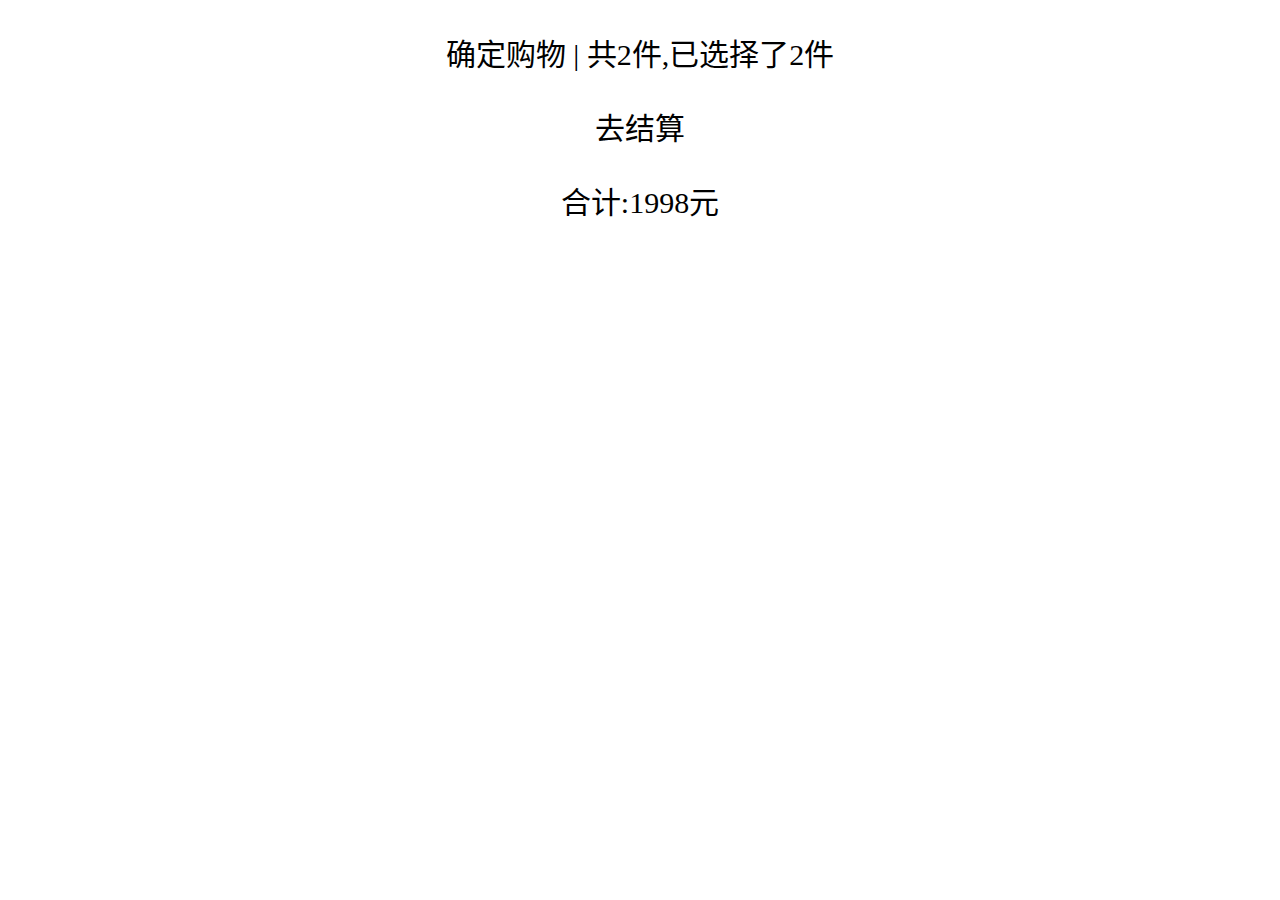
<file: erweima.html>
<!DOCTYPE html>
<html lang="zh-CN">
  <head>
    <meta charset="UTF-8" />
    <meta name="viewport" content="width=device-width, initial-scale=1.0" />
    <title>小米购物车</title>
    <style>
      .tro_close_bot {
        text-align: center;
        font-size: 30px;
      }
      /* 二维码容器样式 */
      .qr-code-container {
        display: none; /* 默认隐藏 */
        position: fixed;
        top: 50%;
        left: 50%;
        transform: translate(-50%, -50%);
        background-color: white;
        padding: 20px;
        box-shadow: 0 0 10px rgba(0, 0, 0, 0.5);
        z-index: 1000;
      }

      /* 支付成功提示样式 */
      .payment-success {
        display: none; /* 默认隐藏 */
        position: fixed;
        top: 50%;
        left: 50%;
        transform: translate(-50%, -50%);
        background-color: white;
        padding: 20px;
        box-shadow: 0 0 10px rgba(0, 0, 0, 0.5);
        z-index: 1001;
      }
      .tro_close_p_r {
        text-decoration: none;
        color: black;
      }
    </style>
  </head>
  <body>
    <div class="tro_close_bot">
      <p class="tro_close_p">
        确定购物 | 共<span>2</span>件,已选择了<span>2</span>件<span
          style="color: #ff6700"
        ></span>
      </p>
      <!-- 去结算按钮 -->
      <a class="tro_close_p_r" href="#" id="goCheckout">去结算</a>
      <p class="tro_close_p_c">合计:<span id="close">1998</span>元</p>
      <!-- 二维码容器 -->
      <div class="qr-code-container" id="qrCodeContainer">
        <img src="./img/aaaa.jpg" alt="支付二维码" class="qr-code" />
        <p>请使用您的支付工具扫描此二维码完成支付</p>
      </div>
      <!-- 支付成功提示 -->
      <div class="payment-success" id="paymentSuccess">
        <p>支付成功！</p>
      </div>
    </div>

    <script>
      // 获取“去结算”按钮、二维码容器和支付成功提示容器
      const goCheckoutBtn = document.getElementById("goCheckout");
      const qrCodeContainer = document.getElementById("qrCodeContainer");
      const paymentSuccess = document.getElementById("paymentSuccess");

      // 添加点击事件监听器
      goCheckoutBtn.addEventListener("click", function (event) {
        event.preventDefault(); // 阻止默认的链接跳转行为

        // 显示二维码
        qrCodeContainer.style.display = "block";

        // 模拟扫描二维码并支付成功的过程
        // 在实际应用中，这里应该是调用支付API并等待支付结果
        setTimeout(function () {
          // 隐藏二维码
          qrCodeContainer.style.display = "none";
          // 显示支付成功提示
          paymentSuccess.style.display = "block";

          // 模拟支付成功后的操作，比如1秒后返回结算页面
          setTimeout(function () {
            paymentSuccess.style.display = "none";
            // 返回结算页面
            window.location.href = "index.html";
          }, 1000);
        }, 3000); // 假设3秒后扫描成功
      });
    </script>
  </body>
</html>
</file>
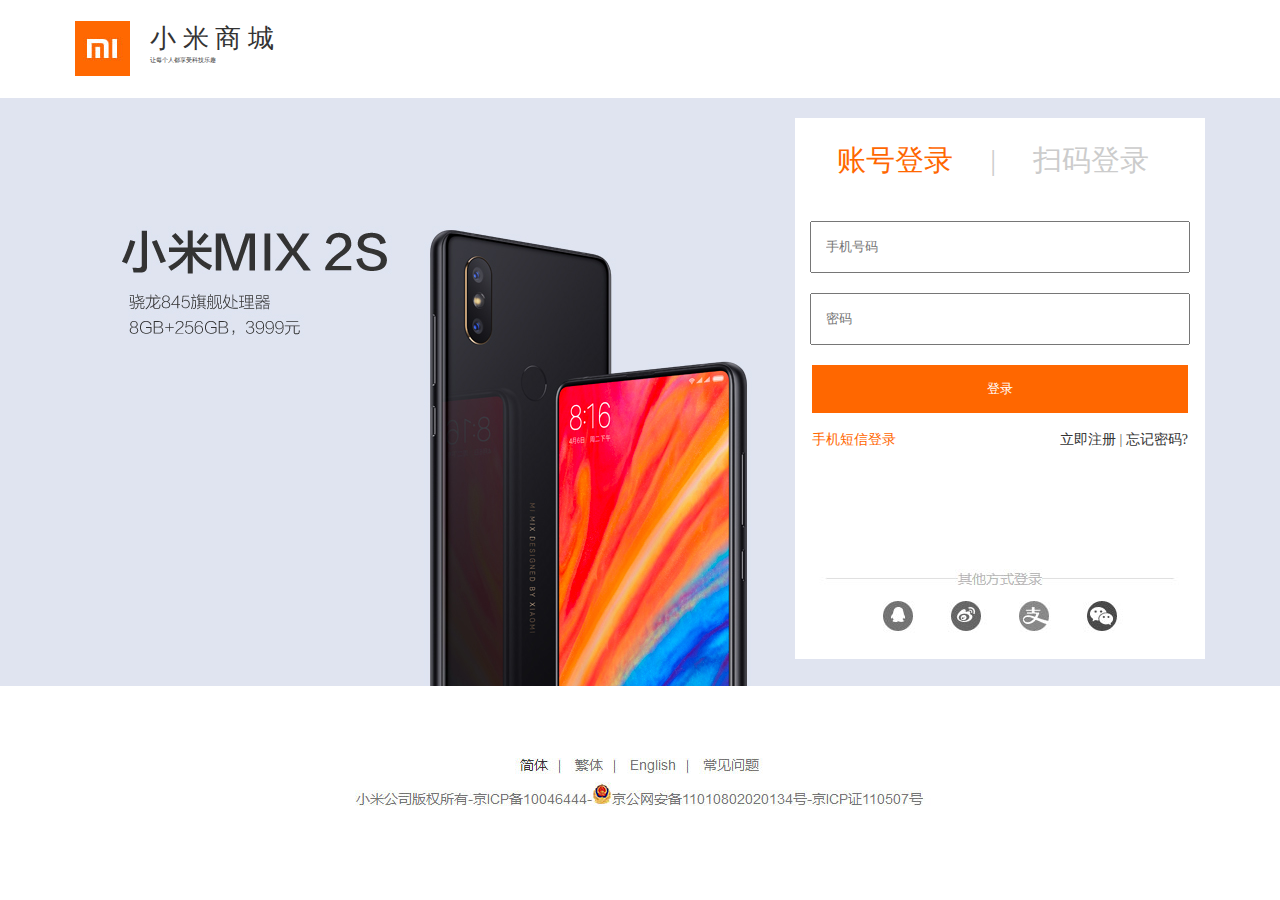
<file: login.html>
<!DOCTYPE html>
<html lang="en">
  <head>
    <meta charset="UTF-8" />
    <title>登录页面</title>
    <link rel="stylesheet" href="css/index.css" />
    <script src="js/jquery.1.11.1.min.js">
      function validatePhoneNumber() {
                var phoneNumber = document.getElementById('phone-number').value;
                var phoneRegex = /^[0-9]{11}$/;

                if (phoneRegex.test(phoneNumber)) {
                  // 手机号码正确时，调用登录函数
                  showSuccessAlert();
                } else {
                  // 手机号码不正确时，弹出错误提示
                  alert('请输入正确的手机号码');
                  // 或者你可以重定向到错误提示页面
                  // window.location.href = 'error_page.html';
                }
              }

              function showSuccessAlert() {
                alert('登录成功');
              }
    </script>
    <style></style>
  </head>
  <body>
    <div class="register_head_on"></div>
    <div class="register_head">
      <a href="index.html"><img src="img/logo.jpg" alt="" /></a>
      <div class="register_head_right">
        <p class="register_head_right_p1">小 米 商 城</p>
        <p class="register_head_right_p2">让每个人都享受科技乐趣</p>
      </div>
    </div>

    <div class="register">
      <div class="register_boby">
        <div class="register_boby_min">
          <div class="register_boby_no1">
            <div class="register_boby_no1_in">
              <span style="color: #ff6700">账号登录 </span>
              <span class="register_boby_sapn"> | </span>
              <span> 扫码登录</span>
            </div>
          </div>

          <div class="register_boby_no2">
            <input
              id="phone-number"
              class="sign-new-input"
              type="text"
              placeholder="手机号码"
            />
            <input type="password" placeholder="密码" />
            <div class="register_boby_no2_div">
              <button onclick="validatePhoneNumber()">登录</button>
            </div>
          </div>
          <!-- <div class="register_boby_no2">
            <input class="sign-new-input" type="text" placeholder="手机号码" />
            <input type="password" placeholder="密码" />
            <div class="register_boby_no2_div">
              <button onclick="showSuccessAlert()">登录</button>
            </div> -->
          <div class="register_boby_no3">
            <a href="sms_login.html" style="color: #ff6700">手机短信登录</a>
            <sapn class="register_boby_no3_span">
              <a href="register.html">立即注册</a>
              <span>|</span>
              <a href="avascript:void(0);">忘记密码?</a>
            </sapn>
          </div>
          <div class="register_boby_no4">
            <img src="img/register02.jpg" alt="" />
          </div>
        </div>
      </div>
    </div>
    <div class="register_foot">
      <img src="img/register03.jpg" alt="" />
    </div>
  </body>
</html>
</file>
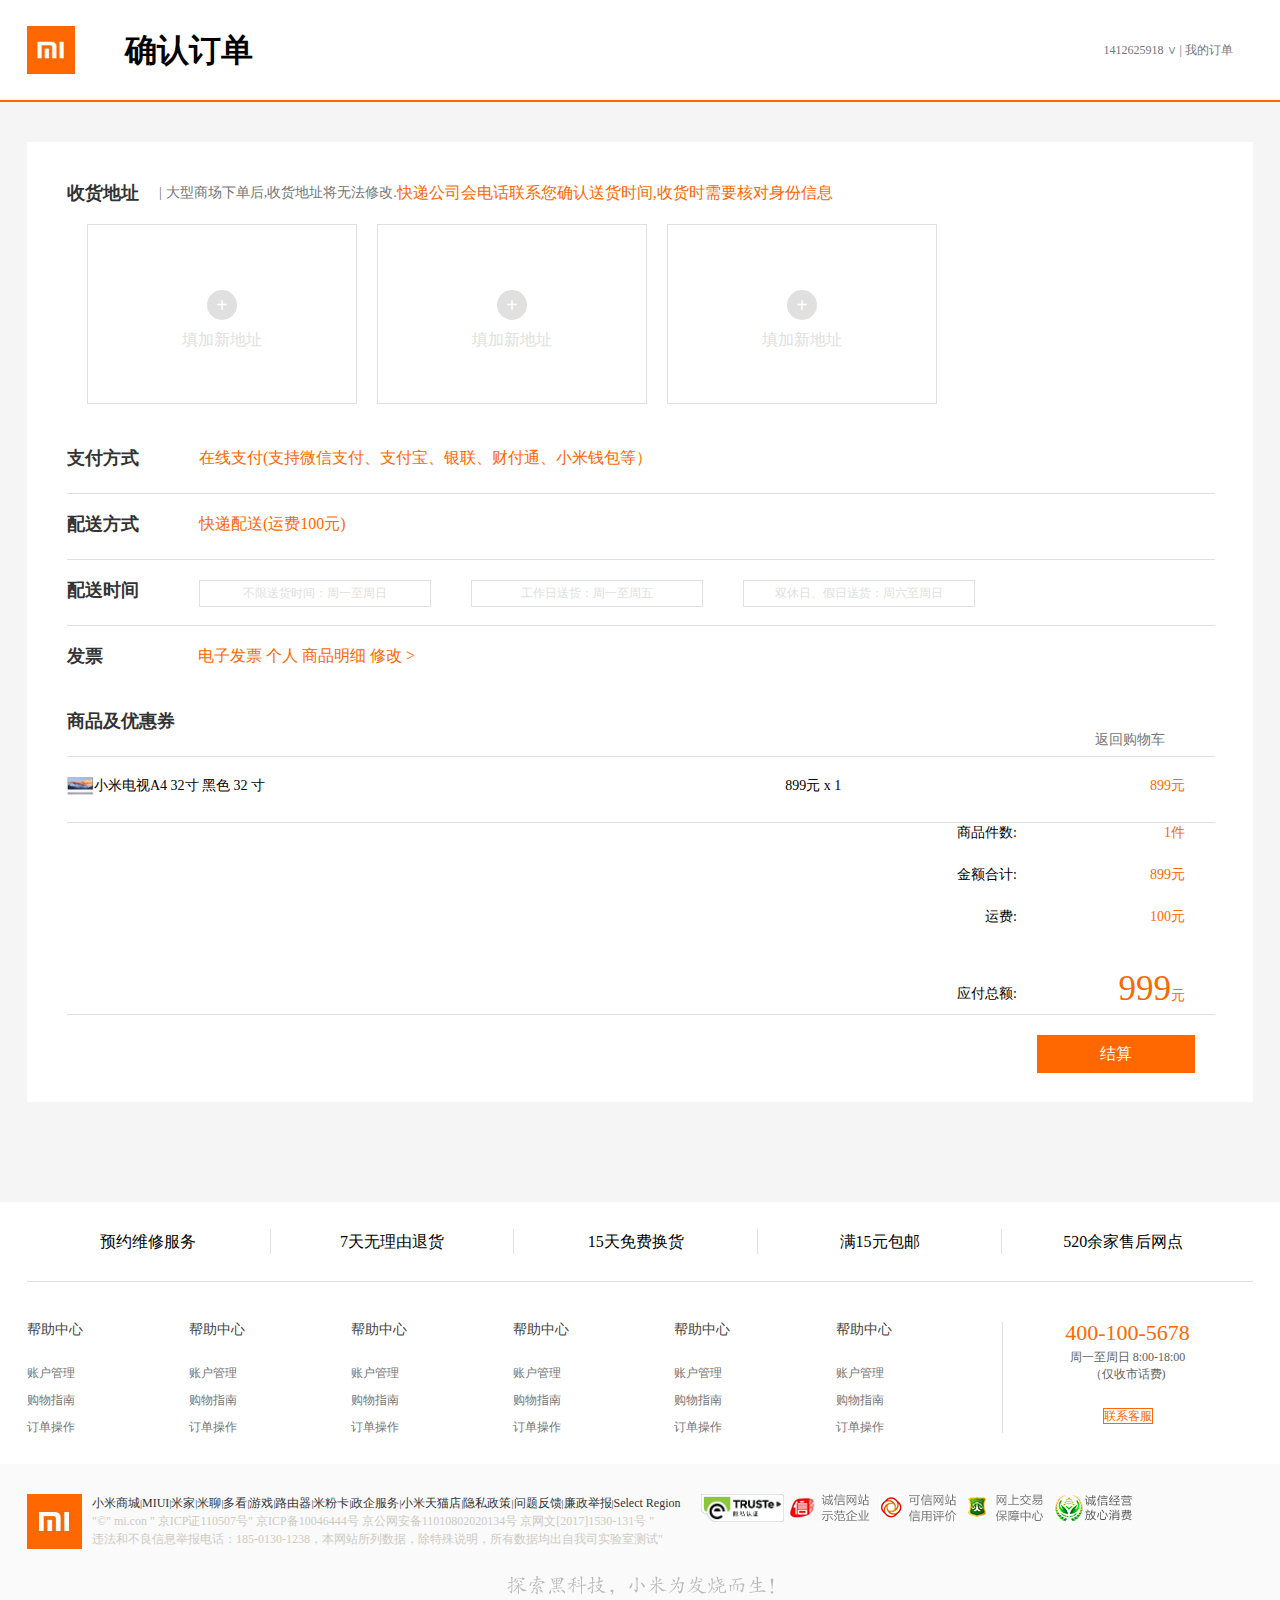
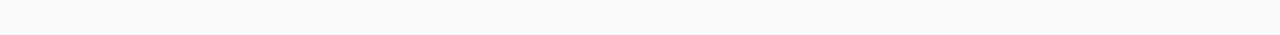
<file: order.html>
<!DOCTYPE html>
<html lang="en">
<head>
    <meta charset="UTF-8">
    <title>填写订单信息</title>
    <link rel="stylesheet" href="css/index.css">
</head>
<body>
    <div class="order_head">
        <div class="head_background">
            <div class="head_box">
                <a href="index.html" class="head_left_a"><img src="img/logo.jpg" alt="" class="head_left_p"></a>
                <h1 class="head_h1">确认订单</h1>
                <div class="head_right">
                    <span class="head_right_in">1412625918 ∨</span>
                    <span class="head_right_in">|</span>
                    <a href="" class="head_right_in">我的订单</a>
                </div>

            </div>
        </div>
    </div>
    <div class="order_body">
        <div class="order_body_background">
            <div class="order_line">
                <div class="order_lien_in">
                    <h3 class="order_title">收货地址</h3>
                </div>
                <div class="order_lien_in">
                    <span class="order_span">|</span>
                    <span class="order_span">大型商场下单后,收货地址将无法修改.</span>
                </div>
                <div class="order_lien_in">
                    <a href="" class="order_a">快递公司会电话联系您确认送货时间,收货时需要核对身份信息</a>

                </div>
                <div class="order_lien_in"></div>
            </div>
            <div class="order_box">
                <div class="order_box_in">
                    <div class="order_box_circle"><p class="order_box_p1">+</p></div>
                    <p class="order_box_p">填加新地址</p>

                </div>
                <div class="order_box_in">
                    <div class="order_box_circle"><p class="order_box_p1">+</p></div>
                    <p class="order_box_p">填加新地址</p>

                </div>
                <div class="order_box_in">
                    <div class="order_box_circle"><p class="order_box_p1">+</p></div>
                    <p class="order_box_p">填加新地址</p>

                </div>
            </div>
            <div class="order_line order_line_bordtr">
                <div class="order_lien_in order_in">
                    <h3 class="order_title">支付方式</h3>
                </div>

                <div class="order_lien_in">
                    <a href="" class="order_a">在线支付(支持微信支付、支付宝、银联、财付通、小米钱包等）</a>

                </div>
                <div class="order_lien_in"></div>
            </div>
            <div class="order_line order_line_bordtr">
                <div class="order_lien_in order_in">
                    <h3 class="order_title">配送方式</h3>
                </div>

                <div class="order_lien_in">
                    <a href="" class="order_a">快递配送(运费100元)</a>

                </div>
                <div class="order_lien_in"></div>
            </div>
            <div class="order_line order_line_bordtr">
                <div class="order_lien_in">
                    <h3 class="order_title">配送时间</h3>
                </div>
                <p class="order_PStime">不限送货时间：周一至周日</p>
                <p class="order_PStime">工作日送货：周一至周五</p>
                <p class="order_PStime"> 双休日、假日送货：周六至周日</p>
                <div class="order_lien_in"></div>
            </div>
            <div class="order_line order_line_bordtr_1">
                <div class="order_lien_in">
                    <h3 class="order_title">发票</h3>
                </div>
                <div class="order_lien_in order_line_bordtr_2">
                    <a href="" class="order_a">电子发票 个人 商品明细 修改 ></a>
                </div>
                <div class="order_lien_in"></div>
            </div>
            <div class="order_line order_line_bordtr">
                <div class="order_lien_in">
                    <h3 class="order_title">商品及优惠券</h3>
                </div>
                <div class="order_lien_in">

                    <a href="trolley.html"><span class="order_span_rigth">返回购物车</span></a>
                </div>

                <div class="order_lien_in"></div>
            </div>
            <div class="order_line order_line_bordtr">
                <div class="order_lien_in">
                    <img class="order_price_tv" style="height: 18px; width: 27px" src="img/A4.png" alt="">
                    <p class="order_price">小米电视A4 32寸 黑色 32 寸</p>
                </div>
                <div class="order_lien_in">
                    <p class="order_price_1">899元 x 1</p>
                </div>
                <div class="order_price1">
                    <p class="order_price_2">899元</p>

                </div>
                <div class="order_lien_in"></div>
            </div>
            <div class="order_line ">
                <div class="order_lien_in">
                    <p class="order_price_11">商品件数:</p>
                </div>
                <div class="order_price1">
                    <p class="order_price_2">1件</p>
                </div>
            </div>
            <div class="order_line ">
                <div class="order_lien_in">
                    <p class="order_price_11">金额合计:</p>
                </div>
                <div class="order_price1">
                    <p class="order_price_2">899元</p>
                </div>

            </div>
            <div class="order_line ">
                <div class="order_lien_in">
                    <p class="order_price_11">运费:</p>
                </div>
                <div class="order_price1">
                    <p class="order_price_2">100元</p>
                </div>
            </div>
            <div class="order_line order_line_bordtr">
                <div class="order_lien_in">
                    <p class="order_price_11"><br>应付总额:</p>
                </div>
                <div class="order_price1">
                    <p class="order_price_2"><span style="font-size: 35px">999</span>元</p>

                </div>
            </div>
            <div class="pay">
                <a href="trolley.html" class="pay_a">结算</a>
            </div>
        </div>
    </div>

    <div class="foot">
        <ul class="foot_ul">
            <li class="foot_li">预约维修服务</li>
            <li class="foot_li">7天无理由退货</li>
            <li class="foot_li">15天免费换货</li>
            <li class="foot_li">满15元包邮</li>
            <li class="foot_li foot_fot">520余家售后网点</li>
        </ul>
        <div class="foot_center">
            <div class="foot_cen_left">
                <dl class="foot_dl">
                    <dt class="foot_dt">帮助中心</dt>
                    <dd class="foot_dd"><a>账户管理</a></dd>
                    <dd class="foot_dd"><a>购物指南</a></dd>
                    <dd class="foot_dd"><a>订单操作</a></dd>
                </dl>
                <dl class="foot_dl">
                    <dt class="foot_dt">帮助中心</dt>
                    <dd class="foot_dd"><a>账户管理</a></dd>
                    <dd class="foot_dd"><a>购物指南</a></dd>
                    <dd class="foot_dd"><a>订单操作</a></dd>
                </dl>
                <dl class="foot_dl">
                    <dt class="foot_dt">帮助中心</dt>
                    <dd class="foot_dd"><a>账户管理</a></dd>
                    <dd class="foot_dd"><a>购物指南</a></dd>
                    <dd class="foot_dd"><a>订单操作</a></dd>
                </dl>
                <dl class="foot_dl">
                    <dt class="foot_dt">帮助中心</dt>
                    <dd class="foot_dd"><a>账户管理</a></dd>
                    <dd class="foot_dd"><a>购物指南</a></dd>
                    <dd class="foot_dd"><a>订单操作</a></dd>
                </dl>
                <dl class="foot_dl">
                    <dt class="foot_dt">帮助中心</dt>
                    <dd class="foot_dd"><a>账户管理</a></dd>
                    <dd class="foot_dd"><a>购物指南</a></dd>
                    <dd class="foot_dd"><a>订单操作</a></dd>
                </dl>
                <dl class="foot_dl">
                    <dt class="foot_dt">帮助中心</dt>
                    <dd class="foot_dd"><a>账户管理</a></dd>
                    <dd class="foot_dd"><a>购物指南</a></dd>
                    <dd class="foot_dd"><a>订单操作</a></dd>
                </dl>
            </div>
            <div class="foot_cen_right">
                <p class="foot-phone">400-100-5678</p>
                <p class="foot-right-center">周一至周日 8:00-18:00<br>（仅收市话费)</p>
                <a class="foot-right-bottmo" href="">联系客服</a>
            </div>
        </div>
    </div>
    <div class="fot_bot_max">
        <div class="fot_bot">
            <img src="img/logo.jpg" class="fot_bot_logo" >
            <div class="fot_bot_text">
                <p class="fot_bot_p">
                    <a class="fot_bot_a" href="">小米商城</a>
                    <span class="fot_bot_span">|</span>
                    <a class="fot_bot_a" href="">MIUI</a>
                    <span class="fot_bot_span">|</span>
                    <a class="fot_bot_a" href="">米家</a>
                    <span class="fot_bot_span">|</span>
                    <a class="fot_bot_a" href="">米聊</a>
                    <span class="fot_bot_span">|</span>
                    <a class="fot_bot_a" href="">多看</a>
                    <span class="fot_bot_span">|</span>
                    <a class="fot_bot_a" href="">游戏</a>
                    <span class="fot_bot_span">|</span>
                    <a class="fot_bot_a" href="">路由器</a>
                    <span class="fot_bot_span">|</span>
                    <a class="fot_bot_a" href="">米粉卡</a>
                    <span class="fot_bot_span">|</span>
                    <a class="fot_bot_a" href="">政企服务</a>
                    <span class="fot_bot_span">|</span>
                    <a class="fot_bot_a" href="">小米天猫店</a>
                    <span class="fot_bot_span">|</span>
                    <a class="fot_bot_a" href="">隐私政策</a>
                    <span class="fot_bot_span">|</span>
                    <a class="fot_bot_a" href="">问题反馈</a>
                    <span class="fot_bot_span">|</span>
                    <a class="fot_bot_a" href="">廉政举报</a>
                    <span class="fot_bot_span">|</span>
                    <a class="fot_bot_a" href="">Select Region</a>
                </p>
                <p class="fot_bot_p fot_bot_a1">
                    "©"
                    <a class="fot_bot_a1" href="">mi.con</a>
                    " 京ICP证110507号"
                    <a class="fot_bot_a1" href="">京ICP备10046444号</a>
                    <a class="fot_bot_a1" href="">京公网安备11010802020134号</a>
                    <a class="fot_bot_a1" href="">京网文[2017]1530-131号</a>
                    "<br>违法和不良信息举报电话：185-0130-1238，本网站所列数据，除特殊说明，所有数据均出自我司实验室测试"



                </p>
            </div>
            <div class="fot_bot_right">
                <a href="" class="fot_bot_right_img"><img src="img/foot_01.png" alt=""></a>
                <a href="" class="fot_bot_right_img"><img src="img/foot_02.png" alt=""></a>
                <a href="" class="fot_bot_right_img"><img src="img/foot_03.png" alt=""></a>
                <a href="" class="fot_bot_right_img"><img src="img/foot_04.png" alt=""></a>
                <a href="" class="fot_bot_right_img"><img src="img/foot_05.png" alt=""></a>
            </div>

        </div>
        <img class="fot_bottom_img" src="img/foot_06.png">
    </div>
</body>
</html>
</file>
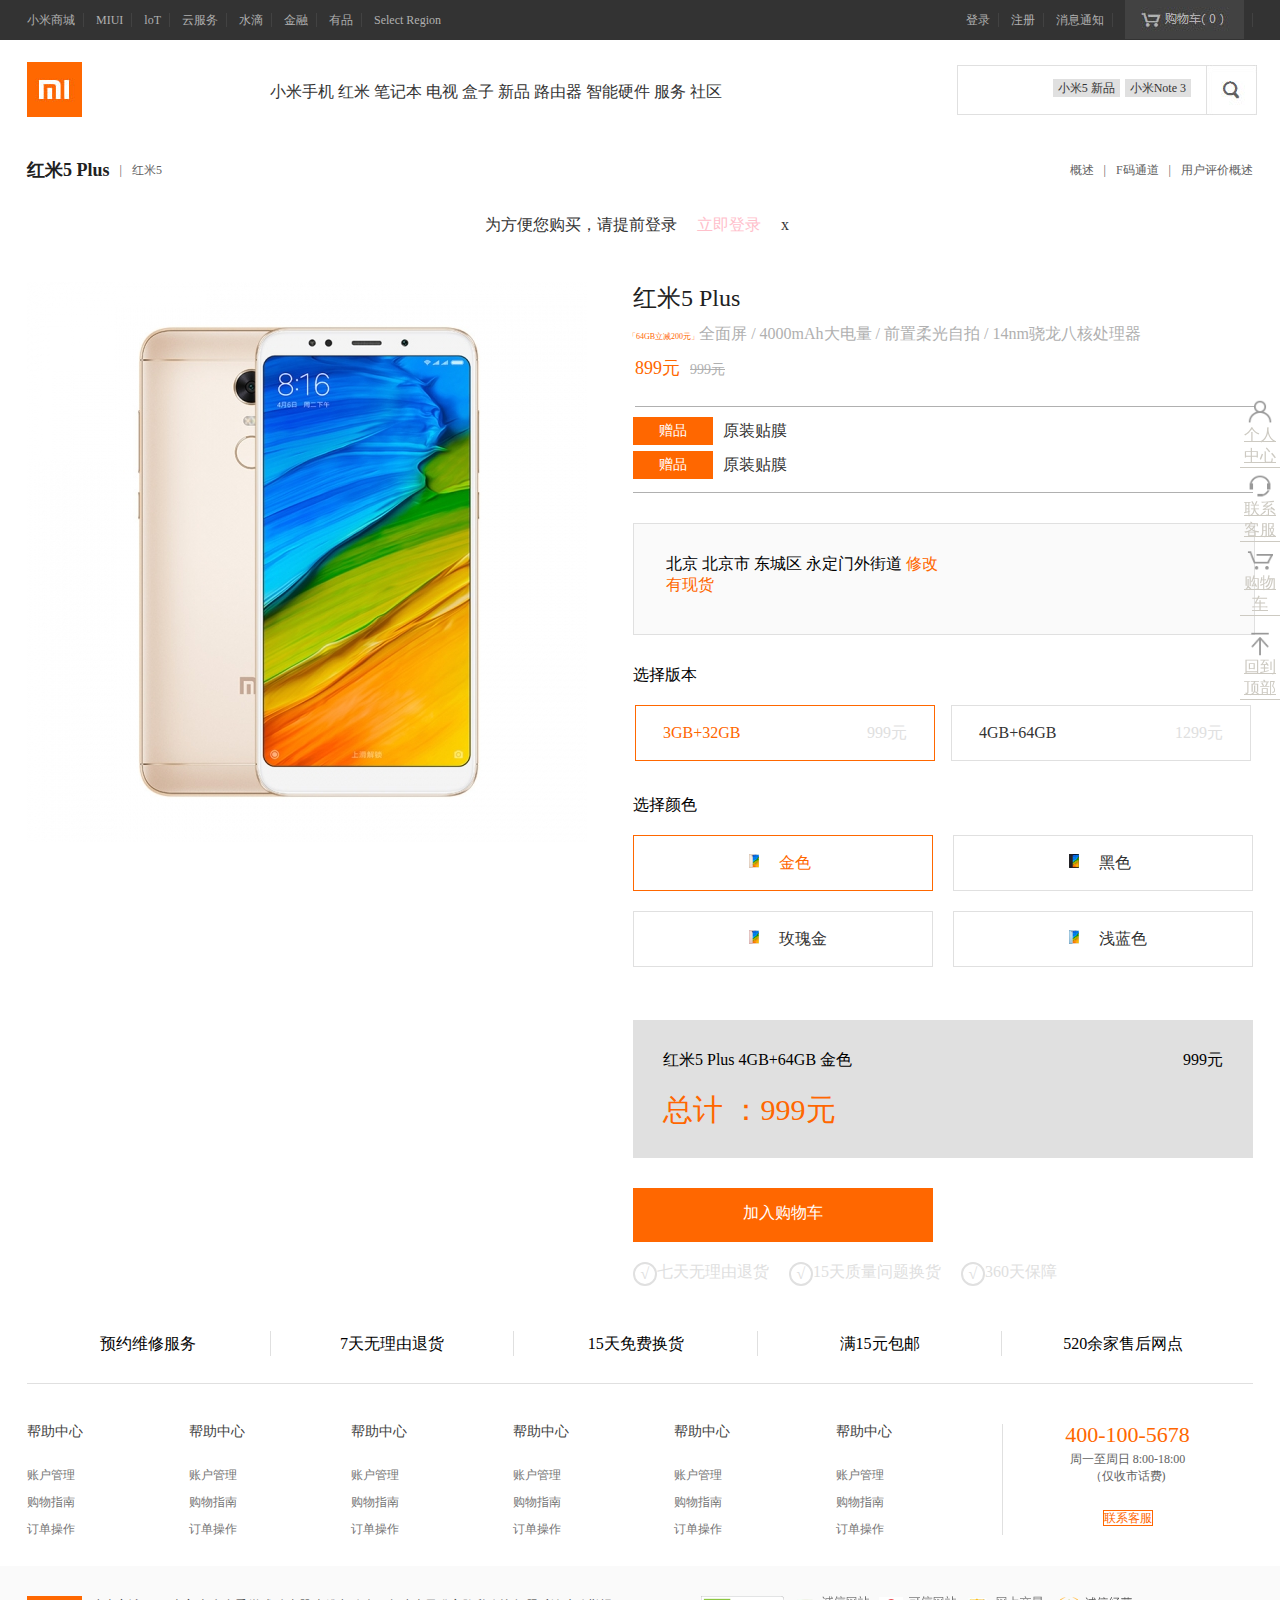
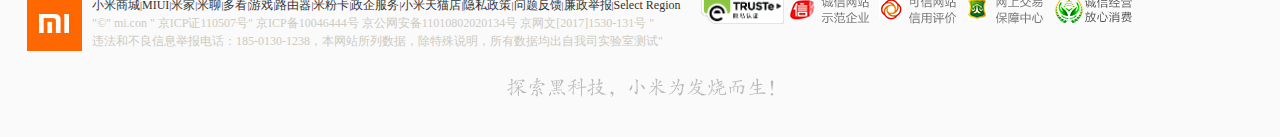
<file: plus5.html>
<!doctype html>
<html lang="en">
<head>
    <meta charset="UTF-8">
    <title>红米5 plus</title>
    <link rel="stylesheet" href="css/index.css">
    <script src="js/jquery.1.11.1.min.js"></script>
</head>
<body>
    <div class="box">
        <div class="inner whiteGL">
            <div class="left">
                <a class="mix" href="">小米商城</a>
                <a href="">MIUI</a>
                <a href="">loT</a>
                <a href="">云服务</a>
                <a href="">水滴</a>
                <a href="">金融</a>
                <a href="">有品</a>
                <a class="max" href="">Select Region</a>
            </div>
            <div class="right">
                <a class="mix" href="register.html">登录</a>
                <a href="sign.html">注册</a>
                <a class="max"  href="">消息通知</a>
                <a href="trolley.html"><img src="img/cart.jpg" alt=""></a>
            </div>
        </div>
    </div>
    <div class="logo">
        <div class="logo_left">
            <div>
                <a href="index.html" title="小米官网"><img class="xiaomi" src="img/logo.jpg"></a>

            </div>
        </div>
        <ul class="logo_center orangeGL">
            <a href="">小米手机</a>
            <a href="">红米</a>
            <a href="">笔记本</a>
            <a href="">电视</a>
            <a href="">盒子</a>
            <a href="">新品</a>
            <a href="">路由器</a>
            <a href="">智能硬件</a>
            <a href="">服务</a>
            <a href="">社区</a>
        </ul>
        <formv class="logo_right">
           <div class="logo_input"><input type="text">
               <div class="logo_input_div">
                   <a class="logo_input_a" href="">小米5 新品</a>
                   <a class="logo_input_a" href="">小米Note 3</a>
               </div>
           </div>
            <a class="logo_right_a"><img src="img/find.jpg"></a>
        </formv>
    </div>
    <div class="plus5_no1">
        <h2 class="plus5_no1_float">红米5 Plus</h2><p class="plus5_no1_float">|</p><a href="javascript:;" class="plus5_no1_float"p>红米5</a>
        <a href="javascript:;" class="plus5_no1_float_rigth">用户评价概述</a>
        <span class="plus5_no1_float_rigth">|</span>
        <a href="javascript:;" class="plus5_no1_float_rigth">F码通道</a>
        <span class="plus5_no1_float_rigth">|</span>
        <a href="javascript:;" class="plus5_no1_float_rigth">概述</a>
    </div>
    <div class="plus5_no2 ">
        <div class="plus5_no2_in">
            <a class="plus5_no2_in_a"> 为方便您购买，请提前登录 </a>
            <a class="plus5_no2_in_a orange"style="color: pink;" href="register.html">立即登录</a>
            <a id="plus5_no2_in" class="plus5_no2_in_a" href="javascript:;">x</a>
        </div>
    </div>
    <div class="plus5_no3">
        <div class="plus5_no3_img">
            <img src="img/plus5_01.jpg" style="display: block" alt="">
            <img src="img/plus5_02.jpg" style="display: none" alt="">
            <img src="img/plus5_03.jpg" style="display: none" alt="">
            <img src="img/plus5_04.jpg" style="display: none" alt="">
        </div>
        <div class="plus5_no3_right">
            <h1>红米5 Plus</h1>
            <p class="plus5_no3_right_p2"><span class="plus5_no3_right_span2">「64GB立减200元」</span>全面屏 / 4000mAh大电量 / 前置柔光自拍 / 14nm骁龙八核处理器</p>
            <p class="plus5_no3_right_p3">899元<span class="plus5_no3_right_span3">999元</span></p>
            <div class="plus5_no3_right_div4">
                <div class="plus5_no3_right_div4_in">
                    <p class="plus5_no3_right_p4">赠品</p><span>原装贴膜</span>
                </div>
                <div class="plus5_no3_right_div4_in">
                    <p class="plus5_no3_right_p4">赠品</p><span>原装贴膜</span>
                </div>


            </div>
            <div class="plus5_no3_right_div5">
                    <p >北京 北京市 东城区 永定门外街道 <span class="plus5_no3_right_div5_span"><a class="plus5_no3_right_div5_span" href="">修改</a><br>有现货</span></p>
            </div>
            <div class="plus5_no3_right_div6">选择版本</div>
            <div class="plus5_no3_right_div7">
                <li class="plus5_no3_right_div7_in plus5_no3_right_div7_in_hover">
                    <span class="plus5_no3_right_div7_span0 ">3GB+32GB</span>
                    <span class="plus5_no3_right_div7_span " >999元</span>
                </li>
                <li class="plus5_no3_right_div7_in plus5_no3_float">
                    <span class="plus5_no3_right_div7_span0 ">4GB+64GB</span>
                    <span class="plus5_no3_right_div7_span " >1299元</span>
                </li>
            </div>
            <div class="plus5_no3_right_div6">选择颜色</div>
            <div class="plus5_no3_right_div9">
                <li class="plus5_no3_right_div7_in plus5_no3_right_div7_in_hover "><img src="img/plus5_phone_01.png" alt=""><span>金色</span></li>
                <li class="plus5_no3_right_div7_in plus5_no3_float"><img src="img/plus5_phone_02.png" alt=""><span>黑色</span></li>
                <li class="plus5_no3_right_div7_in"><img src="img/plus5_phone_03.png" alt=""><span>玫瑰金</span></li>
                <li class="plus5_no3_right_div7_in plus5_no3_float"><img src="img/plus5_phone_04.png" alt=""><span>浅蓝色</span></li>
            </div>
            <div class="plus5_no3_right_div10">
                <p class="plus5_no3_right_div10_p1">红米5 Plus <span class="plus5_no3_right_div10_span0">4GB+64GB</span> <span class="plus5_no3_right_div10_span1"></span><span class="plus5_no3_right_div10_span2">金色</span></p><span class="plus5_no3_right_span10">999元</span>
                <p class="plus5_no3_right_div10_p2">总计 ：999元</p>

            </div>
            <a href="trolley.html"><div class="plus5_no3_right_div11">加入购物车</div></a>
            <div class="plus5_no3_right_div12">
                <div class="plus5_no3_right_div12_y">√</div>
                <div class="plus5_no3_right_div12_z">七天无理由退货</div>
                <div class="plus5_no3_right_div12_y">√</div>
                <div class="plus5_no3_right_div12_z">15天质量问题换货</div>
                <div class="plus5_no3_right_div12_y">√</div>
                <div class="plus5_no3_right_div12_z">360天保障</div>
            </div>
            <a href="javascript:void (0);"></a>

        </div>
    </div>
    <div class="foot">
        <ul class="foot_ul">
            <li class="foot_li">预约维修服务</li>
            <li class="foot_li">7天无理由退货</li>
            <li class="foot_li">15天免费换货</li>
            <li class="foot_li">满15元包邮</li>
            <li class="foot_li foot_fot">520余家售后网点</li>
        </ul>
        <div class="foot_center">
            <div class="foot_cen_left">
                <dl class="foot_dl">
                    <dt class="foot_dt">帮助中心</dt>
                    <dd class="foot_dd"><a>账户管理</a></dd>
                    <dd class="foot_dd"><a>购物指南</a></dd>
                    <dd class="foot_dd"><a>订单操作</a></dd>
                </dl>
                <dl class="foot_dl">
                    <dt class="foot_dt">帮助中心</dt>
                    <dd class="foot_dd"><a>账户管理</a></dd>
                    <dd class="foot_dd"><a>购物指南</a></dd>
                    <dd class="foot_dd"><a>订单操作</a></dd>
                </dl>
                <dl class="foot_dl">
                    <dt class="foot_dt">帮助中心</dt>
                    <dd class="foot_dd"><a>账户管理</a></dd>
                    <dd class="foot_dd"><a>购物指南</a></dd>
                    <dd class="foot_dd"><a>订单操作</a></dd>
                </dl>
                <dl class="foot_dl">
                    <dt class="foot_dt">帮助中心</dt>
                    <dd class="foot_dd"><a>账户管理</a></dd>
                    <dd class="foot_dd"><a>购物指南</a></dd>
                    <dd class="foot_dd"><a>订单操作</a></dd>
                </dl>
                <dl class="foot_dl">
                    <dt class="foot_dt">帮助中心</dt>
                    <dd class="foot_dd"><a>账户管理</a></dd>
                    <dd class="foot_dd"><a>购物指南</a></dd>
                    <dd class="foot_dd"><a>订单操作</a></dd>
                </dl>
                <dl class="foot_dl">
                    <dt class="foot_dt">帮助中心</dt>
                    <dd class="foot_dd"><a>账户管理</a></dd>
                    <dd class="foot_dd"><a>购物指南</a></dd>
                    <dd class="foot_dd"><a>订单操作</a></dd>
                </dl>
            </div>
            <div class="foot_cen_right">
                <p class="foot-phone">400-100-5678</p>
                <p class="foot-right-center">周一至周日 8:00-18:00<br>（仅收市话费)</p>
                <a class="foot-right-bottmo" href="">联系客服</a>
            </div>
        </div>
    </div>
    <div class="fot_bot_max">
        <div class="fot_bot">
            <img src="img/logo.jpg" class="fot_bot_logo" >
            <div class="fot_bot_text">
                <p class="fot_bot_p">
                    <a class="fot_bot_a" href="">小米商城</a>
                    <span class="fot_bot_span">|</span>
                    <a class="fot_bot_a" href="">MIUI</a>
                    <span class="fot_bot_span">|</span>
                    <a class="fot_bot_a" href="">米家</a>
                    <span class="fot_bot_span">|</span>
                    <a class="fot_bot_a" href="">米聊</a>
                    <span class="fot_bot_span">|</span>
                    <a class="fot_bot_a" href="">多看</a>
                    <span class="fot_bot_span">|</span>
                    <a class="fot_bot_a" href="">游戏</a>
                    <span class="fot_bot_span">|</span>
                    <a class="fot_bot_a" href="">路由器</a>
                    <span class="fot_bot_span">|</span>
                    <a class="fot_bot_a" href="">米粉卡</a>
                    <span class="fot_bot_span">|</span>
                    <a class="fot_bot_a" href="">政企服务</a>
                    <span class="fot_bot_span">|</span>
                    <a class="fot_bot_a" href="">小米天猫店</a>
                    <span class="fot_bot_span">|</span>
                    <a class="fot_bot_a" href="">隐私政策</a>
                    <span class="fot_bot_span">|</span>
                    <a class="fot_bot_a" href="">问题反馈</a>
                    <span class="fot_bot_span">|</span>
                    <a class="fot_bot_a" href="">廉政举报</a>
                    <span class="fot_bot_span">|</span>
                    <a class="fot_bot_a" href="">Select Region</a>
                </p>
                <p class="fot_bot_p fot_bot_a1">
                    "©"
                    <a class="fot_bot_a1" href="">mi.con</a>
                    " 京ICP证110507号"
                    <a class="fot_bot_a1" href="">京ICP备10046444号</a>
                    <a class="fot_bot_a1" href="">京公网安备11010802020134号</a>
                    <a class="fot_bot_a1" href="">京网文[2017]1530-131号</a>
                    "<br>违法和不良信息举报电话：185-0130-1238，本网站所列数据，除特殊说明，所有数据均出自我司实验室测试"



                </p>
            </div>
            <div class="fot_bot_right">
                <a href="" class="fot_bot_right_img"><img src="img/foot_01.png" alt=""></a>
                <a href="" class="fot_bot_right_img"><img src="img/foot_02.png" alt=""></a>
                <a href="" class="fot_bot_right_img"><img src="img/foot_03.png" alt=""></a>
                <a href="" class="fot_bot_right_img"><img src="img/foot_04.png" alt=""></a>
                <a href="" class="fot_bot_right_img"><img src="img/foot_05.png" alt=""></a>
            </div>

        </div>
        <img class="fot_bottom_img" src="img/foot_06.png">
    </div>
    <div class="fixed">
        <div class="fixed_in">
            <a class="fixed_a" href=""><img src="img/fixed_01.png" alt="" class="fixed_img"></a>
            <p class="fixed_p">个人中心</p>
        </div>
        <div class="fixed_in">
            <a class="fixed_a" href=""><img src="img/fixed_02.png" alt="" class="fixed_img"></a>
            <!--<a class="fixed_a" href=""><img src="img/fixed_o_02.png" alt="" class="fixed_img"></a>-->

            <p class="fixed_p">联系客服</p>
        </div>
        <div class="fixed_in">
            <a class="fixed_a" href=""><img src="img/fixed_03.png" alt="" class="fixed_img"></a>
            <p class="fixed_p">购物车</p>
        </div>
        <div class="fixed_in fi_bottmo">
            <a class="fixed_a" href=""><img src="img/fixed_04.png" alt="" class="fixed_img"></a>
            <p class="fixed_p">回到顶部</p>
        </div>
    </div>
    <script>
        var plus5_no2_in = document.getElementById("plus5_no2_in");
        var plus5_no2 = document.getElementsByClassName("plus5_no2")[0];
        plus5_no2.onclick = function () {
            plus5_no2.className="plus5_no2 plus5_no2_close";
//            plus5_no2.style.display="none";
        }
        $(".plus5_no3_right_div9 .plus5_no3_right_div7_in").click(function () {
            console.log($(this).children().eq(1).html());
            $(".plus5_no3_right_div10_span2").html($(this).children().eq(1).html());

            $(".plus5_no3_img img").css("display","none").eq($(this).index()).css("display", "block");
            $(this).siblings().removeClass("plus5_no3_right_div7_in_hover").end().addClass("plus5_no3_right_div7_in_hover");

        })
        $(".plus5_no3_right_div7 .plus5_no3_right_div7_in").click(function () {
//            var value = $(".plus5_no3_right_div7_span0 ").html();
            console.log($(this).children().eq(1).html());
            $(".plus5_no3_right_div10_span0").html($(this).children().html());
            $(".plus5_no3_right_span10").html($(this).children().eq(1).html());
            var value = "总计:"+$(this).children().eq(1).html()
            $(".plus5_no3_right_div10_p2").html(value);

            $(this).siblings().removeClass("plus5_no3_right_div7_in_hover").end().addClass("plus5_no3_right_div7_in_hover");
        })
    </script>

</body>
</html>
</file>
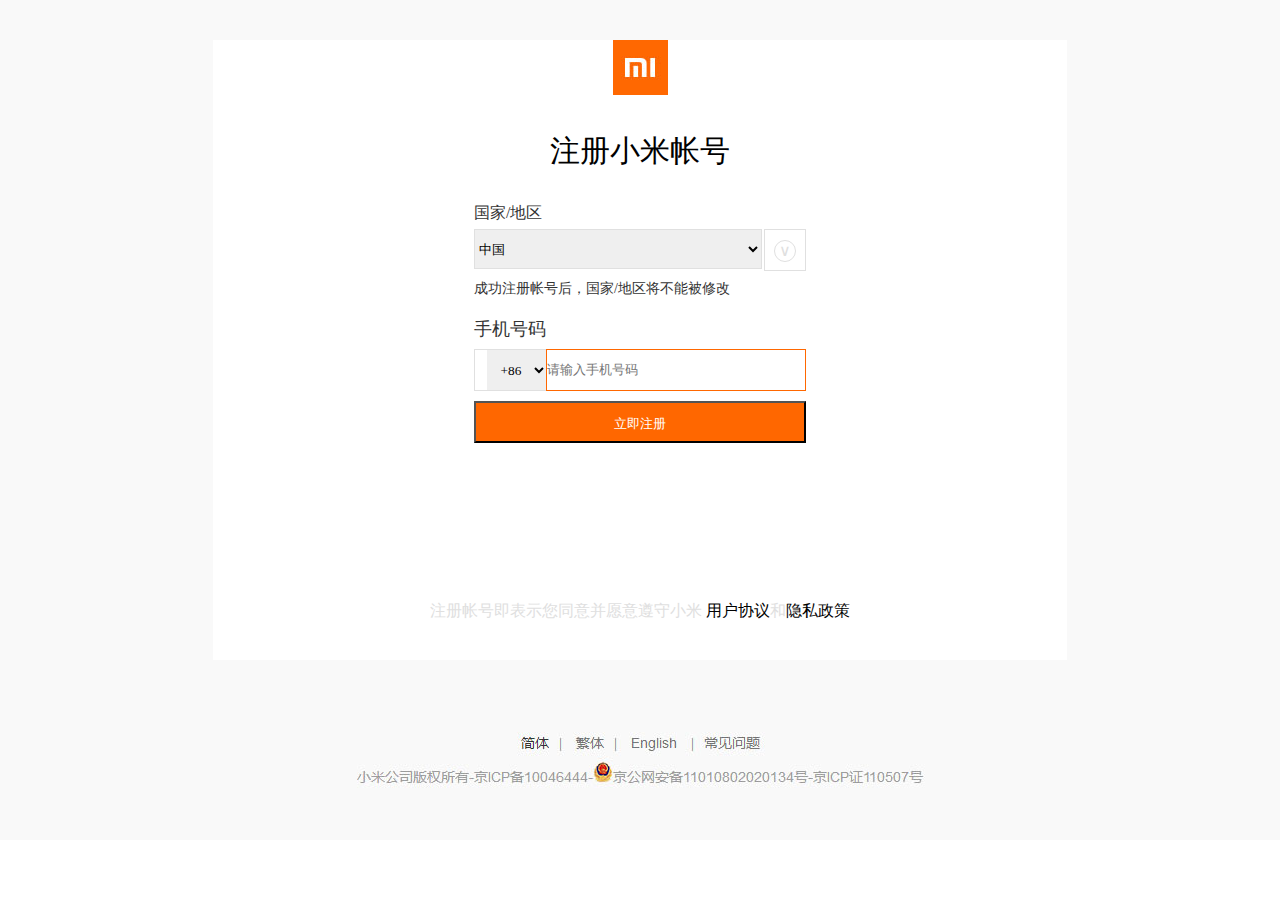
<file: register.html>
<!DOCTYPE html>
<html lang="en">
  <head>
    <meta charset="UTF-8" />
    <title>注册页面</title>
    <link rel="stylesheet" href="css/index.css" />
    <script>
      function showSuccessAlert() {
        var phoneNumberInput = document.querySelector("input.sign_no5_div2");
        var phoneNumber = phoneNumberInput.value.trim();
        var phonePattern = /^1[3-9]\d{9}$/; // 中国手机号码的正则表达式

        if (phoneNumber === "") {
          alert("请先输入手机号码");
        } else if (!phonePattern.test(phoneNumber)) {
          alert("手机号码格式不正确");
        } else {
          alert("立即注册成功");
        }
      }
    </script>
  </head>
  <body>
    <div class="sign_background">
      <div class="sign_background_in">
        <div class="sign_background_no1">
          <a href="index.html"><img src="img/logo.jpg" alt="" /></a>
        </div>
        <div class="sign_background_no2">注册小米帐号</div>
        <div class="sign_background_no3">
          <h4>国家/地区</h4>
          <div class="sign_background_no4">
            <select>
              <!--<option value=""><input type="text"></option>-->
              <option>中国</option>
              <option>常用</option>
              <option>中国台湾</option>
              <option>中国香港</option>
            </select>
            <div class="sign_background_no4_in">
              <div>∨</div>
            </div>
          </div>
          <p>成功注册帐号后，国家/地区将不能被修改</p>
          <p style="font-size: 18px">手机号码</p>
          <div class="sign_background_no5">
            <div class="sign_no5_div1">
              <select>
                <option>+86</option>
                <option>常用</option>
                <option>中国</option>
                <option>中国台湾</option>
                <option>中国香港</option>
              </select>
            </div>
            <input
              class="sign_no5_div2"
              type="text"
              placeholder="请输入手机号码"
            />
          </div>
          <!-- <div class="sign_background_no6">立即注册</div> -->
          <button onclick="showSuccessAlert()" class="sign_background_no6">
            立即注册
          </button>
        </div>
        <div class="sign_background_no7">
          注册帐号即表示您同意并愿意遵守小米 <span>用户协议</span>和<span
            >隐私政策</span
          >
        </div>
      </div>
      <div class="sign_background_no8"><img src="img/sign01.jpg" alt="" /></div>
    </div>
  </body>
</html>
</file>
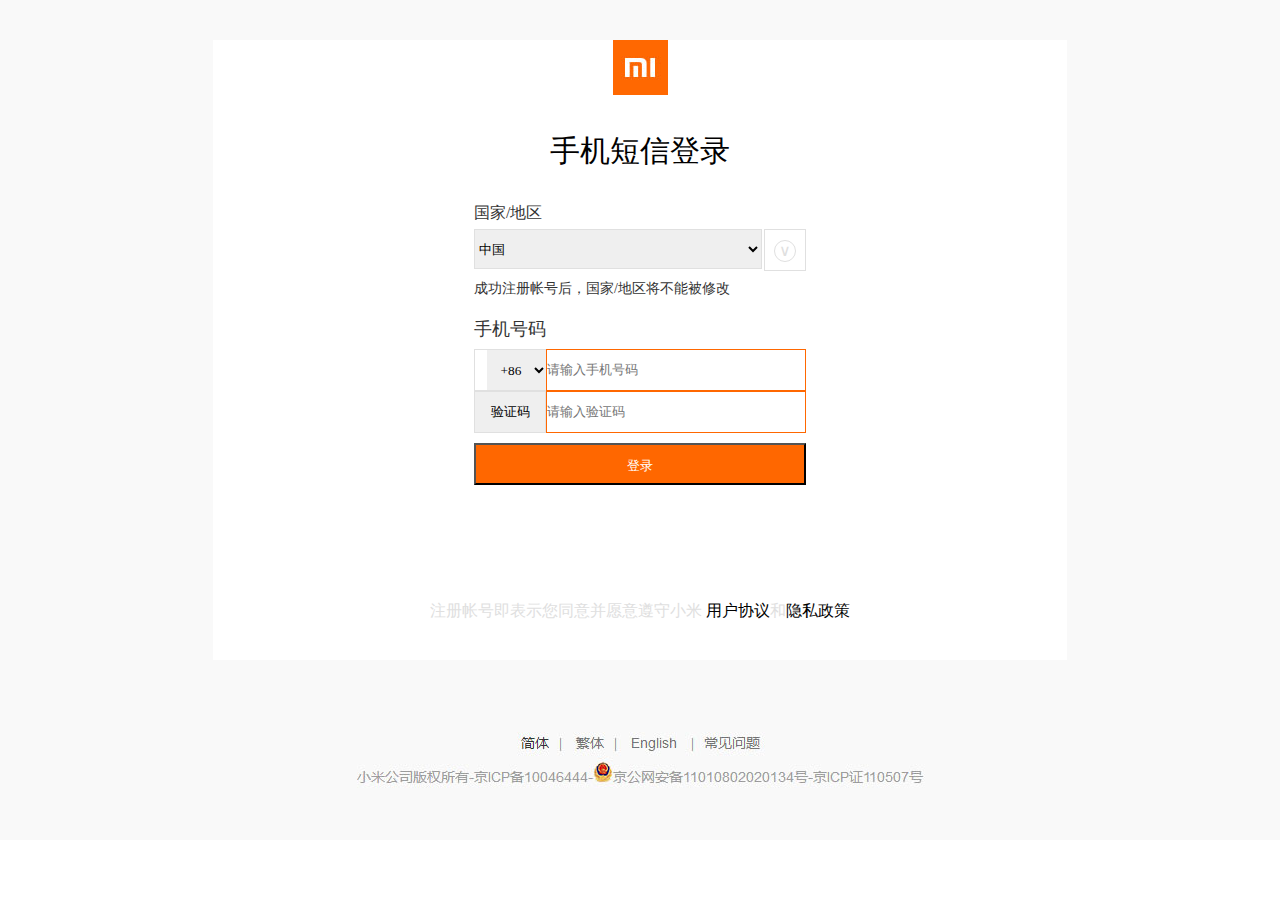
<file: sms_login.html>
<!DOCTYPE html>
<html lang="en">
  <head>
    <meta charset="UTF-8" />
    <title>注册页面</title>
    <link rel="stylesheet" href="css/index.css" />
    <script>
      function sendSMS() {
        var phoneNumberInput = document.querySelector("input.sign_no5_div2");
        var phoneNumber = phoneNumberInput.value.trim();
        var phonePattern = /^1[3-9]\d{9}$/; // 中国手机号码的正则表达式

        if (phoneNumber === "") {
          alert("请先输入手机号码");
        } else if (!phonePattern.test(phoneNumber)) {
          alert("手机号码格式不正确");
        } else {
          alert("验证码已发送");
          startCountdown();
        }
      }

      function startCountdown() {
        var countdownElement = document.getElementById("countdown");
        var countdown = 60;
        countdownElement.textContent = "验证码已发送，60秒后可重新发送";

        var interval = setInterval(function () {
          countdown--;
          if (countdown > 0) {
            countdownElement.textContent =
              "验证码已发送，" + countdown + "秒后可重新发送";
          } else {
            clearInterval(interval);
            countdownElement.textContent = "重新发送验证码";
            countdownElement.style.cursor = "pointer";
            countdownElement.onclick = sendSMS;
          }
        }, 1000);

        // 禁用验证码按钮
        var sendSMSButton = document.querySelector(
          ".sign-background-no5-span button"
        );
        sendSMSButton.disabled = true;
        setTimeout(function () {
          sendSMSButton.disabled = false;
        }, 60000);
      }

      function showSuccessAlert() {
        var phoneNumberInput = document.querySelector("input.sign_no5_div2");
        var phoneNumber = phoneNumberInput.value.trim();
        var phonePattern = /^1[3-9]\d{9}$/; // 中国手机号码的正则表达式

        if (phoneNumber === "") {
          alert("请先输入手机号码");
        } else if (!phonePattern.test(phoneNumber)) {
          alert("手机号码格式不正确");
        } else {
          alert("立即注册成功");
        }
      }
    </script>
  </head>
  <body>
    <div class="sign_background">
      <div class="sign_background_in">
        <div class="sign_background_no1">
          <a href="index.html"><img src="img/logo.jpg" alt="" /></a>
        </div>
        <div class="sign_background_no2">手机短信登录</div>
        <div class="sign_background_no3">
          <h4>国家/地区</h4>
          <div class="sign_background_no4">
            <select>
              <!--<option value=""><input type="text"></option>-->
              <option>中国</option>
              <option>常用</option>
              <option>中国台湾</option>
              <option>中国香港</option>
            </select>
            <div class="sign_background_no4_in">
              <div>∨</div>
            </div>
          </div>
          <p>成功注册帐号后，国家/地区将不能被修改</p>
          <p style="font-size: 18px">手机号码</p>
          <div class="sign_background_no5">
            <div class="sign_no5_div1">
              <select>
                <option>+86</option>
                <option>常用</option>
                <option>中国</option>
                <option>中国台湾</option>
                <option>中国香港</option>
              </select>
            </div>
            <input
              class="sign_no5_div2"
              type="text"
              placeholder="请输入手机号码"
            />
          </div>

          <div class="sign-background-no5-span">
            <button onclick="sendSMS()">验证码</button>
          </div>

          <input
            class="sign_no5_div10"
            type="text"
            placeholder="请输入验证码"
          />
          <div class="countdown" id="countdown"></div>
          <!-- <div class="sign_background_no6">立即注册</div> -->
          <button onclick="showSuccessAlert()" class="sign_background_no6">
            登录
          </button>
        </div>
        <div class="sign_background_no7">
          注册帐号即表示您同意并愿意遵守小米 <span>用户协议</span>和<span
            >隐私政策</span
          >
        </div>
      </div>
      <div class="sign_background_no8"><img src="img/sign01.jpg" alt="" /></div>
    </div>
  </body>
</html>
</file>
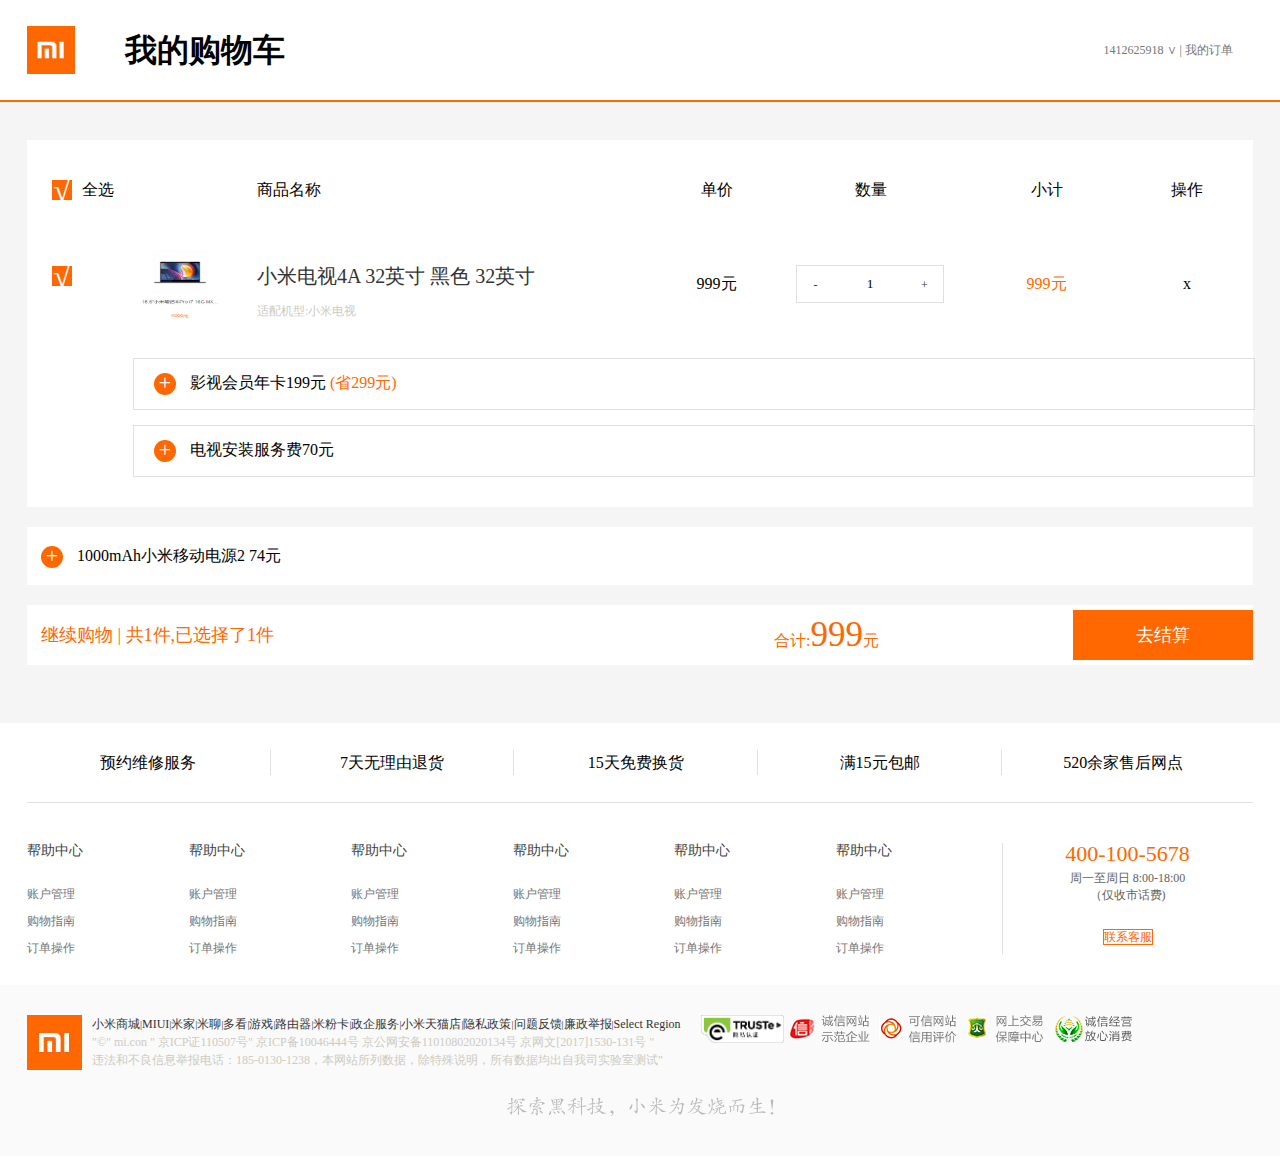
<file: trolley.html>
<!DOCTYPE html>
<html lang="en">
  <head>
    <meta charset="UTF-8" />
    <title>购物车</title>
    <link rel="stylesheet" href="css/index.css" />
  </head>
  <body>
    <div class="order_head">
      <div class="head_background">
        <div class="head_box">
          <a href="index.html" class="head_left_a"
            ><img src="img/logo.jpg" alt="" class="head_left_p"
          /></a>
          <h1 class="head_h1">我的购物车</h1>
          <div class="head_right">
            <span class="head_right_in">1412625918 ∨</span>
            <span class="head_right_in">|</span>
            <a href="order.html" class="head_right_in">我的订单</a>
          </div>
        </div>
      </div>
    </div>
    <div class="trolley_background">
      <div class="trolley_background_in">
        <div class="tro_tab_h">
          <div class="col tro_tab_check">
            <h1 class="tro_tab_check_p">√</h1>
            <span class="tro_tab_check_sp">全选</span>
          </div>
          <div class="col tro_tab_img"></div>
          <p class="col tro_tab_name">商品名称</p>
          <div class="col tro_tab_price">单价</div>
          <div class="col tro_tab_num">数量</div>
          <div class="col tro_tab_total">小计</div>
          <div class="col tro_tab_action">操作</div>
        </div>
        <div class="tro_tab_h1">
          <div class="col tro_tab_check">
            <h1 class="tro_tab_check_p">√</h1>
            <span class="tro_tab_check_sp"></span>
          </div>
          <div class="col tro_tab_img">
            <img src="img/app_04.jpg" alt="" />
          </div>
          <div class="col tro_tab_name">
            <!--<h2 tro_tab_name_h2>小米电视4A 32英寸 黑色 32英寸</h2>-->
            <li class="tro_tab_name_li1">小米电视4A 32英寸 黑色 32英寸</li>
            <li class="tro_tab_name_li2">适配机型:小米电视</li>
          </div>
          <div class="col tro_tab_price">
            <span id="price">999</span><span>元</span>
          </div>
          <div class="col tro_tab_num">
            <a class="tro_tab_num_p1" id="subtract" href="javascript:;">-</a>
            <input type="text" value="1" id="num" />
            <a class="tro_tab_num_p2" id="plus" href="javascript:;">+</a>
          </div>
          <div class="col tro_tab_total">
            <span class="tro_tab_total_value" id="prices">999</span>元
          </div>
          <div class="col tro_tab_action">x</div>
        </div>
        <div class="tro_item">
          <p class="tro_item_box">+</p>
          <p class="tro_item_p">
            影视会员年卡199元 <span style="color: #ff6700">(省299元)</span>
          </p>
        </div>
        <div class="tro_item">
          <p class="tro_item_box">+</p>
          <p class="tro_item_p">
            电视安装服务费70元 <span style="color: #ff6700"></span>
          </p>
        </div>
      </div>
      <div class="tro_item_bot">
        <p class="tro_bot_ppp">+</p>
        <p class="tro_item_p">
          1000mAh小米移动电源2 74元 <span style="color: #ff6700"></span>
        </p>
      </div>
      <div class="tro_close_bot">
        <!--<p class="tro_bot_ppp">+</p>-->
        <p class="tro_close_p">
          继续购物 | 共<span>1</span>件,已选择了<span>1</span>件<span
            style="color: #ff6700"
          ></span>
        </p>

        <a class="tro_close_p_r" href="erweima.html">去结算</a>
        <p class="tro_close_p_c">合计:<span id="close">999</span>元</p>
      </div>
    </div>

    <div class="foot">
      <ul class="foot_ul">
        <li class="foot_li">预约维修服务</li>
        <li class="foot_li">7天无理由退货</li>
        <li class="foot_li">15天免费换货</li>
        <li class="foot_li">满15元包邮</li>
        <li class="foot_li foot_fot">520余家售后网点</li>
      </ul>
      <div class="foot_center">
        <div class="foot_cen_left">
          <dl class="foot_dl">
            <dt class="foot_dt">帮助中心</dt>
            <dd class="foot_dd"><a>账户管理</a></dd>
            <dd class="foot_dd"><a>购物指南</a></dd>
            <dd class="foot_dd"><a>订单操作</a></dd>
          </dl>
          <dl class="foot_dl">
            <dt class="foot_dt">帮助中心</dt>
            <dd class="foot_dd"><a>账户管理</a></dd>
            <dd class="foot_dd"><a>购物指南</a></dd>
            <dd class="foot_dd"><a>订单操作</a></dd>
          </dl>
          <dl class="foot_dl">
            <dt class="foot_dt">帮助中心</dt>
            <dd class="foot_dd"><a>账户管理</a></dd>
            <dd class="foot_dd"><a>购物指南</a></dd>
            <dd class="foot_dd"><a>订单操作</a></dd>
          </dl>
          <dl class="foot_dl">
            <dt class="foot_dt">帮助中心</dt>
            <dd class="foot_dd"><a>账户管理</a></dd>
            <dd class="foot_dd"><a>购物指南</a></dd>
            <dd class="foot_dd"><a>订单操作</a></dd>
          </dl>
          <dl class="foot_dl">
            <dt class="foot_dt">帮助中心</dt>
            <dd class="foot_dd"><a>账户管理</a></dd>
            <dd class="foot_dd"><a>购物指南</a></dd>
            <dd class="foot_dd"><a>订单操作</a></dd>
          </dl>
          <dl class="foot_dl">
            <dt class="foot_dt">帮助中心</dt>
            <dd class="foot_dd"><a>账户管理</a></dd>
            <dd class="foot_dd"><a>购物指南</a></dd>
            <dd class="foot_dd"><a>订单操作</a></dd>
          </dl>
        </div>
        <div class="foot_cen_right">
          <p class="foot-phone">400-100-5678</p>
          <p class="foot-right-center">
            周一至周日 8:00-18:00<br />（仅收市话费)
          </p>
          <a class="foot-right-bottmo" href="">联系客服</a>
        </div>
      </div>
    </div>
    <div class="fot_bot_max">
      <div class="fot_bot">
        <img src="img/logo.jpg" class="fot_bot_logo" />
        <div class="fot_bot_text">
          <p class="fot_bot_p">
            <a class="fot_bot_a" href="">小米商城</a>
            <span class="fot_bot_span">|</span>
            <a class="fot_bot_a" href="">MIUI</a>
            <span class="fot_bot_span">|</span>
            <a class="fot_bot_a" href="">米家</a>
            <span class="fot_bot_span">|</span>
            <a class="fot_bot_a" href="">米聊</a>
            <span class="fot_bot_span">|</span>
            <a class="fot_bot_a" href="">多看</a>
            <span class="fot_bot_span">|</span>
            <a class="fot_bot_a" href="">游戏</a>
            <span class="fot_bot_span">|</span>
            <a class="fot_bot_a" href="">路由器</a>
            <span class="fot_bot_span">|</span>
            <a class="fot_bot_a" href="">米粉卡</a>
            <span class="fot_bot_span">|</span>
            <a class="fot_bot_a" href="">政企服务</a>
            <span class="fot_bot_span">|</span>
            <a class="fot_bot_a" href="">小米天猫店</a>
            <span class="fot_bot_span">|</span>
            <a class="fot_bot_a" href="">隐私政策</a>
            <span class="fot_bot_span">|</span>
            <a class="fot_bot_a" href="">问题反馈</a>
            <span class="fot_bot_span">|</span>
            <a class="fot_bot_a" href="">廉政举报</a>
            <span class="fot_bot_span">|</span>
            <a class="fot_bot_a" href="">Select Region</a>
          </p>
          <p class="fot_bot_p fot_bot_a1">
            "©"
            <a class="fot_bot_a1" href="">mi.con</a>
            " 京ICP证110507号"
            <a class="fot_bot_a1" href="">京ICP备10046444号</a>
            <a class="fot_bot_a1" href="">京公网安备11010802020134号</a>
            <a class="fot_bot_a1" href="">京网文[2017]1530-131号</a>
            "<br />违法和不良信息举报电话：185-0130-1238，本网站所列数据，除特殊说明，所有数据均出自我司实验室测试"
          </p>
        </div>
        <div class="fot_bot_right">
          <a href="" class="fot_bot_right_img"
            ><img src="img/foot_01.png" alt=""
          /></a>
          <a href="" class="fot_bot_right_img"
            ><img src="img/foot_02.png" alt=""
          /></a>
          <a href="" class="fot_bot_right_img"
            ><img src="img/foot_03.png" alt=""
          /></a>
          <a href="" class="fot_bot_right_img"
            ><img src="img/foot_04.png" alt=""
          /></a>
          <a href="" class="fot_bot_right_img"
            ><img src="img/foot_05.png" alt=""
          /></a>
        </div>
      </div>
      <img class="fot_bottom_img" src="img/foot_06.png" />
    </div>

    <script>
      // 初始化变量与 DOM 元素获取，num 记录当前数量，初始为 1，与输入框默认值一致。
      var price = document.getElementById("price").innerHTML;
      console.log(price);
      var numElement = document.getElementById("num");
      var num = 1;

      // 数量输入框失焦事件（onblur）
      numElement.onblur = function () {
        // 获取输入框的值
        num = numElement.value;

        // 正则验证：输入是否为数字（正则表达式/\d/仅匹配单个数字，存在缺陷）
        if (!regxep1.test(num)) {
          num = 1; // 非数字时重置为1
          alert("输入的数量只能是数字！");
        } else {
          // 转换为数字并验证范围
          if (Number(num) < 1) {
            num = 1; // 最小值为1
            alert("该商品数量不能小于0"); // 提示文案有误，应为“不能小于1”
          } else if (Number(num) > 5) {
            num = 5; // 最大值为5
            alert("该商品数量不能大于5");
          }
        }

        // 将验证后的数量回显到输入框
        document.getElementById("num").value = num;

        // 计算总价（price为字符串，此处隐式转为数字）
        sums = price * num;
        // 更新小计和合计
        close.innerHTML = sums;
        prices.innerHTML = sums;
      };

      //变量声明与控制台输出
      var prices = document.getElementById("prices");
      console.log("prices值:" + prices); // 打印："prices值:[object HTMLSpanElement]"

      var plus = document.getElementById("plus"); // 获取“+”按钮
      var subtract = document.getElementById("subtract"); // 获取“-”按钮
      var close = document.getElementById("close"); // 获取合计金额元素
      console.log("close值:" + close); // 打印："close值:[object HTMLSpanElement]"

      var regxep1 = /\d/; // 定义数字验证正则（单个数字）
      var sum1 = 0; // 未使用的变量，可能为冗余代码

      //   “+” 按钮点击事件
      plus.onclick = function () {
        // 数量递增（字符串转为数字，避免"1" + 1 = "11"）
        num = Number(num) + 1;

        if (Number(num) >= 1 && Number(num) <= 5) {
          console.log("num:" + num); // 打印当前数量
          // 计算总价（price为字符串，隐式转为数字）
          sum = price * num;
          // 更新输入框、小计、合计
          document.getElementById("num").value = num;
          prices.innerHTML = sum;
          close.innerHTML = sum;
        } else if (Number(num) >= 5) {
          alert("该商品数量不能大于5"); // 当num=5时，点击“+”会触发此提示
          num = Number(num) - 1; // 回退到上一个有效数量（5→4不成立，实际应为num=5时禁止点击）
        }
      };

      //   “-” 按钮点击事件
      subtract.onclick = function () {
        num--; // 数量递减

        if (Number(num) >= 1 && Number(num) <= 5) {
          console.log("num:" + num);
          sum = price * num;
          // 更新界面
          document.getElementById("num").value = num;
          prices.innerHTML = sum;
          close.innerHTML = sum;
        } else if (Number(num) <= 1) {
          alert("该商品数量不能小于0"); // 应为“不能小于1”
          num = Number(num) + 1; // 回退到1
        }
      };

      //   冗余的求和函数
      function sum(num) {
        sum1 = price * num;
        document.getElementById("num").value = num;
        prices.innerHTML = sum1;
        close.innerHTML = sum1;
      }
    </script>
  </body>
</html>
</file>
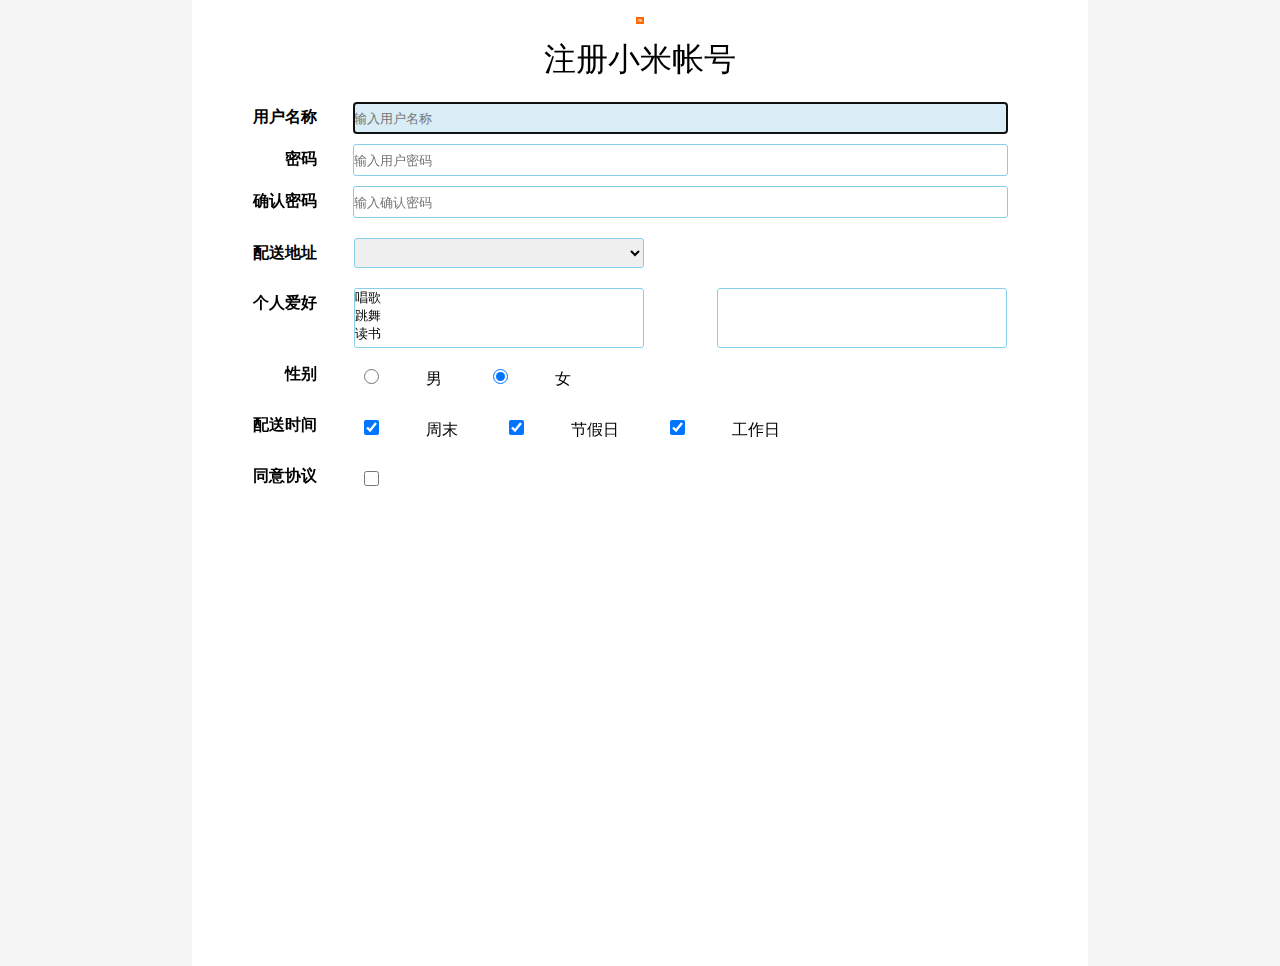
<file: userRegister.html>
<!DOCTYPE html>
<html>

	<head>
		<meta charset="UTF-8">
		<title>用户注册</title>
		<link rel="stylesheet" href="css/userRegister.css" />
		<!--1、首先：引入jQuery的js文件-->
		<script src="js/jquery-3.4.1.min.js"></script>
		<!--2、外链式：再引入自己写的js文件-->
		<script src="js/userRegister.js"></script>
		<!--<script>
			function aaa()
			{}
			
		</script>-->
	</head>

	<body>
		<div class="left"></div>
		<div class="content">
			<div class="line">
				<img src="img/logo.jpg" alt="" id="logo" name="logo" />
			</div>
			<div class="line">
				<h1>注册小米帐号</h1>
			</div>
			<div class="line">
				<div class="line_left">
					<label for="cname">用户名称</label>
				</div>
				<div class="line_right">
					<input type="text" name="cname" id="cname" placeholder="输入用户名称" 
						 />
					<!--onblur事件：文本框失去焦点-->
				</div>
			</div>
			<div class="line">
				<div class="line_left">
					<label for="cpassword">密码</label>
				</div>
				<div class="line_right">
					<input type="password" name="cpassword" id="cpassword" placeholder="输入用户密码"
						 />
				</div>
			</div>
			<div class="line">
				<div class="line_left">
					<label for="cpassword2">确认密码</label>
				</div>
				<div class="line_right">
					<input type="password" name="cpassword2" id="cpassword2" placeholder="输入确认密码" 
						/>
				</div>
			</div>
			<div style="clear: both;"></div>
			<div class="line">
				<div class="line_left">
					<label for="province">配送地址</label>
				</div>
				<div class="line_peisong">
					<select name="province" id="province" onchange="jiaZaiCity()">
						<option value="1">北京</option>
						<option value="2">四川</option>
						<option value="1">广东</option>
					</select>
				</div>
				<div class="line_peisong">
					<select name="city" id="city">
						<option value="1">海淀</option>
						<option value="2">东城</option>
						<option value="1">西城</option>
					</select>
				</div>
			</div>
			<div style="clear: both;"></div>
			<div class="line">
				<div class="line_left">
					<label for="hobby1">个人爱好</label>
				</div>
				<div class="line_peisong">
					<!--<select name="hobby1" id="hobby1" multiple="multiple" size="3" class="select_height"
						ondblclick="selectHobby()">-->
					<select name="hobby1" id="hobby1" multiple="multiple" size="3" class="select_height"
						>
						<option value="1">唱歌</option>
						<option value="2">跳舞</option>
						<option value="1">读书</option>
					</select>
				</div>
				<div class="line_peisong">
					<select name="hobby2" id="hobby2" class="select_height" multiple="multiple" size="3">
					</select>
				</div>
			</div>
			<div class="line">
				<div class="line_left">
					<label for="sex">性别</label>
				</div>
				<div class="line_right radio_left">
					<input type="radio" name="sex" id="sex" value="0" />男
					<input type="radio" name="sex" id="sex" value="1" />女
				</div>
			</div>
			<div style="clear: both;"></div>
			<div class="line">
				<div class="line_left">
					<label for="peisongDate">配送时间</label>
				</div>
				<div class="line_right radio_left">
					<input type="checkbox" name="peisongDate" id="peisongDate" value="0" alt="1"/>周末
					<input type="checkbox" name="peisongDate" id="peisongDate" value="1" alt="1"/>节假日
					<input type="checkbox" name="peisongDate" id="peisongDate" value="2" alt="1"/>工作日
				</div>
			</div>
			<div style="clear: both;"></div>
			<div class="line">
				<div class="line_left">
					<label for="protocol">同意协议</label>
				</div>
				<div class="line_right radio_left">
					<input type="checkbox" name="protocol" id="protocol" value="1" alt="0"
						onclick="chkValue()"/>
				</div>
			</div>
			<div class="line">
				<h5 id="msg" name="msg">验证结果</h5>
			</div>
			<div class="line">
				<input type="submit" id="btn_zhuce" name="btn_zhuce" class="button_zhuce" value="注      册" 
					onclick="zhuce()"/>
			</div>
		</div>
		<div class="left"></div>
	</body>

</html>
</file>
<file: css/index.css>
* {
  padding: 0;
  margin: 0;
  list-style: none;
  font-family: 微软雅黑;
}
.box {
  width: 100%;
  height: 40px;
  background: #333333;
}
a {
  text-decoration: none;
  color: #333;
  font-family: 微软雅黑;
}
.inner a {
  color: #b0b0b0;
  font-size: 12px;
  line-height: 40px;
  padding: 0 8px;
  border-right: 1px solid #424242;
}
.inner {
  margin: 0 auto;
  width: 1226px;
  height: 100%;
}
.left .max {
  border: none;
  padding-right: 0px;
  line-height: 40px;
}
.left .mix {
  padding-left: 0px;
}
.left {
  float: left;
}
.whiteGL a:hover {
  color: white;
}
.orangeGL {
  font-size: 20px;
  font-family: 黑体;
  color: #424242;
}
.orange {
  color: #424242;
}
.orangeGL a:hover {
  color: #ff6700;
  text-decoration: underline;
}
.right {
  float: right;
}
.right img {
  height: 100%;
  vertical-align: middle;
  margin-top: -4px;
}
.inner:after {
  content: "";
  display: block;
  clear: both;
}

.logo {
  width: 1226px;
  height: 100px;
  margin: 0 auto;
}
.logo_left {
  width: 55px;
  height: 55px;
  float: left;
  margin-top: 22px;
}
.logo_left:hover {
}
.logo_center {
  width: 595px;
  height: 20px;
  float: left;
  margin-left: 188px;
  margin-top: 42px;
  font-size: 16px;
  color: #333;
}
.logo_right {
  position: relative;
  width: 296px;
  height: 50px;
  /*background: pink;*/
  float: right;
  margin-top: 25px;
  font-size: 0px;
}
.logo_input input {
  width: 228px;
  height: 48px;
  border: 1px solid #e0e0e0;
  float: left;
  padding: 0 10px;
  position: absolute;
  left: 0;
  z-index: 1;
  transition: all 0.2s;
}
.logo_input_div {
  position: absolute;
  top: 14px;
  right: 62px;
  z-index: 2;
  text-align: right;
}
.logo_input_a {
  display: inline-block;
  margin-left: 5px;
  font-size: 12px;
  background: #e0e0e0;
  padding: 0 5px;
  line-height: 18px;
}
.logo_input_a:hover {
  background: #ff6700;
  color: #fff;
}
.logo_right_a {
  width: 48px;
  height: 48px;
  position: absolute;
  right: 0;
}

.logo:after {
  content: "";
  clear: both;
  display: block;
}

.scroll {
  width: 1226px;
  height: 460px;
  margin: 0 auto;
  background: blanchedalmond;
  position: relative;
}

.scroll img {
  width: 1226px;
  position: absolute;
  top: 0;
  left: 0;
}
.scroll_dot {
  width: 120px;
  height: 10px;
  position: absolute;
  bottom: 20px;
  right: 20px;
  z-index: 999;
}
.scroll_dot span {
  width: 6px;
  height: 6px;
  border: 2px solid #e0e0e0;
  background: #cdcac2;
  border-radius: 50%;
  margin: 0 5px;
  display: block;
  float: left;
}
.scroll_dot .scroll_dot_span {
  background: white;
}
.scroll_arrows span {
  width: 41px;
  height: 70px;
  text-align: center;
  line-height: 69px;
  color: #5f5750;
  position: absolute;
  top: 50%;
  font-size: 40px;
  z-index: 99;
  margin-top: -35px;
}
.scroll_arrows .scroll_arrows_back {
  background: #5f5750;
  color: white;
  /*opacity: 0.7;*/
}
.scroll_arrows .left {
  left: 260px;
}
.scroll_arrows .right {
  right: 0;
}
.scroll_left {
  width: 236px;
  background: #333;
  font-size: 14px;
  font-family: 黑体;
  float: left;
  padding: 20px 0;
  /*font-weight: 100;*/
  letter-spacing: -1px;
  position: absolute;
  top: 0px;
  left: 0;
}
.scr_li {
  /*padding: 0 20px;*/
  /*font-size: 16px;*/
  /*line-height: 34px;*/

  /*position: relative;*/
  /*display: block;*/
  padding-left: 30px;
  height: 42px;
  line-height: 42px;
}
.scr_li:hover {
  background: #ff6700;
}
.scr_li a {
  color: white;
}
.scroll_right {
  width: 990px;
  height: 100%;
  float: right;
}
.scroll:after {
  content: "";
  clear: both;
  display: block;
  margin-top: 14px;
}

.bot {
  width: 1226px;
  height: 170px;
  /*background: blanchedalmond;*/
  margin: 14px auto 0;
}
.bot img {
  float: left;
  margin-left: 15px;
}
.bot_max .bot_first {
  float: left;
  width: 233px;
  margin-left: 0px;
}
.bot_one {
  width: 234px;
  height: 170px;
  background-image: url("../img/tob_01.jpg");
}
.bot_one div {
  width: 77px;
  height: 86px;
  /*border: 1px solid #665e57;*/
  /*background: #5f5750;*/
  float: left;
  text-align: center;
  line-height: 0px;
  font-size: 12px;
}
.bot_one img {
  display: block;
  margin: 15px auto 15px;
  float: none;
}
.bot_first a {
  font-size: 13px;
  color: #cdcac2;
  /*line-height: 84px;*/
  text-align: center;
}
.bot:after {
  content: "";
  clear: both;
  display: block;
}

.time {
  width: 1226px;
  height: 386px;
  margin: 45px auto 0;
}
.time .H {
  font-size: 22px;
  margin-bottom: 20px;
  font-family: 黑体;
}
.time_in img {
  width: 234px;
  height: 340px;
  float: left;
  margin-left: 14px;
}
.time_in .time_min {
  margin-left: 0;
}

.appliances {
  width: 100%;
  height: 754px;
  background: #f5f5f5;
  margin-top: 41px;
}
.app_width {
  width: 1226px;
  height: 639px;
  /*background: pink;*/
  margin: 0 auto;
  padding-top: 94px;
}
.app_A {
  width: 500px;
  height: 45px;
  margin: 0 auto;
  font-size: 24px;
  float: left;
}
.app_Ar {
  width: 726px;
  height: 45px;
  /*background: white;*/
  float: right;
}
.app_Ar_r {
  margin-left: 32px;
  float: right;
}
.app_Ar_r a {
  font-size: 20px;
  font-family: 黑体;
  color: #424242;
}
.app_max {
  width: 1226px;
  height: 616px;
  /*background: lightskyblue;*/
}
.appl {
  width: 234px;
  height: 616px;
  /*background: lightyellow;*/
  float: left;
}
.appr {
  width: 992px;
  height: 616px;
  float: left;
}
.appr_min {
  width: 234px;
  height: 300px;
  /*background: #cdcac2;*/
  float: right;
}
.appr_top .appr_min {
  margin-right: 14px;
}
.appr_bottom .appr_min {
  margin-right: 14px;
  margin-top: 14px;
}
#appr_min1 {
  margin-right: 0px;
}
#appr_min2 {
  margin-right: 0px;
}
.appr_min_top {
  width: 234px;
  height: 144px;
  /*background: sandybrown;*/
}
.appr_min_bottom {
  width: 234px;
  height: 144px;
  background: white;
  margin-top: 14px;
}
.appliances img {
  transition: all 1s linear;
}
.appliances img:hover {
  transform: translateY(-5px);
  box-shadow: 0 0 34px 0px #ccc;
}

.capabackground {
  width: 100%;
  height: 700px;
  background: #f5f5f5;
}
.capacity {
  width: 1226px;
  height: 658px;
  margin: -22px auto 0;
  padding-top: 40px;
}
.capa_box_top {
  width: 1226px;
  height: 23px;
  font-size: 23px;
}
.capa_box_top_al {
  width: 200px;
  height: 23px;
  float: left;
  /*background: #5f5750;*/
}
.capa_box_top_ar {
  width: 1000px;
  height: 23px;
  float: right;
}
.capa_box_top_ar_min {
  float: right;
  margin-left: 32px;
}
.capa_box {
  width: 1226px;
  height: 615px;
  margin-top: 20px;
}
.scrip_capa_box {
  display: none;
}
.scrip_capa_box_on {
  display: block;
}
.capa {
  width: 234px;
  height: 300px;
  float: left;
  margin-right: 14px;
  position: relative;
  overflow: hidden;
}
.capa_a {
  width: 234px;
  height: 96px;
  position: absolute;
  bottom: 0;
}
.capa_a li {
  text-align: center;
  font-size: 14px;
  line-height: 20px;
  font-weight: 500;
  font-family: 黑体;
  letter-spacing: 0px;
}
.capa_min {
  width: 234px;
  height: 143px;
  background: white;
}
.capa_unright .bottom {
  margin-top: 14px;
  position: relative;
}
.capa_bottom .capa {
  margin-top: 14px;
}
.capa_unright {
  margin-right: 0;
}
.capa_box .tran {
  width: 190px;
  height: 0px;
  background: #ff6700;
  position: absolute;
  bottom: -6px;
  transition: height 0.5s linear;
  opacity: 0;
  padding: 0 22px;
}
.capa:hover .tran {
  transform: translateY(-5px);
  height: 80px;
  opacity: 1;
  z-index: 9;
}
.capa .tran span {
  color: #ffffff;
  display: block;
  text-align: center;
}
.capa_shadow:hover {
  transition: all 0.5s linear;
  transform: translateY(-5px);
  box-shadow: 0 0 34px 0 #cccccc;
}

.figure_a {
  width: 120px;
  height: 48px;
  margin-top: 48px;
  float: left;
  padding-left: 30px;
}
.figure_b {
  width: 84px;
  height: 48px;
  margin-top: 48px;
  float: left;
}
.figure_b_yuan {
  width: 38px;
  height: 38px;
  border: 5px solid #ff6700;
  border-radius: 50%;
}
.figure_b_yuan li {
  text-align: center;
  line-height: 38px;
  color: #ff6700;
  font-size: 30px;
  font-weight: 900;
}

.recommend {
  width: 100%;
  height: 386px;
  background: #f5f5f5;
}

.popular {
  width: 100%;
  height: 501px;
  background: #f5f5f5;
}
.popular_background {
  width: 1226px;
  height: 461px;
  margin: 0 auto;
  padding-top: 40px;
}
.popular_box_top {
  width: 1226px;
  height: 43px;
  font-size: 23px;
}
.popular_box_top_al {
  width: 200px;
  height: 23px;
  float: left;
  /*background: #5f5750;*/
}
.popu {
  width: 296px;
  height: 415px;
  background: white;
  float: left;
  margin-left: 14px;
}
.popu_unleft {
  margin-left: 0;
}
.popu_bottom {
  width: 296px;
  height: 160px;
  background: white;
  padding-top: 35px;
}
.popu_shadow:hover {
  transition: all 0.5s linear;
  transform: translateY(-5px);
  box-shadow: 0 0 34px 0px #ccc;
}
.popu .review {
  height: 72px;
  margin: 0px 28px 22px;
  font-size: 14px;
  line-height: 24px;
  font-weight: 400;
  color: #333;
  overflow: hidden;
}
.popu .author {
  /*display: block;*/
  height: 18px;
  margin: 0 28px 8px;
  font-size: 12px;
  color: #b0b0b0;
}
.popu .info {
  width: 85%;
  /*background: orange;*/
  margin: 0 auto;
}
.popu .title {
  display: inline;
  font-size: 14px;
  font-weight: 400;
  text-overflow: ellipsis;
  color: #333;
}
.popu .sep {
  color: #e0e0e0;
}
.popu .price {
  display: inline;
  color: #ff6700;
}

.content {
  width: 100%;
  height: 501px;
  background: #f5f5f5;
}
.con_title {
  text-align: center;
  font-size: 16px;
  font-weight: 400;
}
.popu_name {
  font-family: 黑体;
  color: #333;
  text-align: center;
  font-size: 20px;
  font-weight: 400;
  line-height: 1.25;
  overflow: hidden;
}
.popu_desc {
  margin: 0 48px 10px;
  height: 40px;
  font-size: 12px;
  line-height: 20px;
  text-align: center;
  overflow: hidden;
}
.popu_desc a {
  color: #b0b0b0;
}
.popu_price {
  height: 21px;
  margin: 0 10px 15px;
  text-align: center;
  color: #333;
}
.cont_border_top1 {
  color: #ffac13;
  border-top: 1px solid #ffac13;
}
.cont_border_top2 {
  color: #83c44e;
  border-top: 1px solid #83c44e;
}
.cont_border_top3 {
  color: #e53935;
  border-top: 1px solid #e53935;
}
.popu_border_top4 {
  color: #2196f3;
  border-top: 1px solid #2196f3;
}

.video {
  width: 100%;
  height: 501px;
  background: #f5f5f5;
}
.vid {
  width: 296px;
  height: 286px;
  /*background: #ee0900;*/
  float: left;
  margin-left: 14px;
  font-size: 0;
}
.video_top {
  width: 296px;
  height: 180px;
  background: white;
  position: relative;
}
.this_vid {
  width: 100%;
  height: 180px;
  position: absolute;
  top: 0;
}
.video_bottom {
  width: 296px;
  height: 81px;
  background: white;
  padding-top: 25px;
}
.vid_title {
  font-size: 14px;
  font-weight: 400;
  text-align: center;
  color: #333;
}
.vid_title a:hover {
  color: #ff6700;
}
.vid_desc {
  height: 18px;
  text-align: center;
  /*margin: 0;*/
  font-size: 12px;
  line-height: 3;
  color: #b0b0b0;
}

.popular {
  width: 100%;
  height: 501px;
  background: #f5f5f5;
}
.popular_background {
  width: 1226px;
  height: 461px;
  margin: 0 auto;
  padding-top: 40px;
}
.popular_box_top {
  width: 1226px;
  height: 43px;
  font-size: 23px;
}
.popular_box_top_al {
  width: 200px;
  height: 23px;
  float: left;
  /*background: #5f5750;*/
}

.popu_unleft {
  margin-left: 0;
}

.popu_shadow:hover {
  transition: all 0.5s linear;
  transform: translateY(-5px);
  box-shadow: 0 0 34px 0px #ccc;
}
.popu .review {
  height: 72px;
  margin: 0px 28px 22px;
  font-size: 14px;
  line-height: 24px;
  font-weight: 400;
  color: #333;
  overflow: hidden;
}
.popu .author {
  /*display: block;*/
  height: 18px;
  margin: 0 28px 8px;
  font-size: 12px;
  color: #b0b0b0;
}
.popu .info {
  width: 85%;
  /*background: orange;*/
  margin: 0 auto;
}
.popu .title {
  display: inline;
  font-size: 14px;
  font-weight: 400;
  text-overflow: ellipsis;
  color: #333;
}
.popu .sep {
  color: #e0e0e0;
}

.foot {
  width: 100%;
  height: 262px;
  background: #fff;
}
.foot_ul {
  width: 1226px;
  /*height: 80px;*/
  margin: 0 auto;
  border-bottom: 1px solid #e0e0e0;
  padding: 27px 0;
  font-size: 0px;
  /*display: block;*/
}
.foot_li {
  width: 19.8%;
  border-right: 1px solid #e0e0e0;
  height: 25px;
  font-size: 16px;
  line-height: 25px;
  /*color: #e0e0e0;*/
  display: inline-block;
  text-align: center;
}
.foot_fot {
  border-right: 0;
}
.foot_center {
  width: 1226px;
  /*height: 192px;*/
  margin: 0 auto;
  font-size: 0px;
}
.foot_cen_left {
  width: 975px;
  float: left;
  padding: 40px 0;
}
.foot_cen_right {
  width: 249px;
  float: left;
  margin: 40px 0;
  border-left: 1px solid #e0e0e0;
  text-align: center;
  color: #616161;
}
.foot_dl {
  width: 16.6%;
  float: left;
}
.foot_dt {
  margin: -1px 0 26px;
  font-size: 14px;
  line-height: 1.25;
  color: #424242;
}
.foot_dd {
  margin: 10px 0 0;
  font-size: 12px;

  /*width: 100px;*/
  /*font-size: 16px;*/
  /*!*color: #03b3ad;*!*/
  /*font-weight: 400;*/
  /*line-height: 40px;*/
  /*margin: -1px 0 26px;*/
}
.foot_dd a {
  color: #757575;
}
.foot-phone {
  /*text-align: center;*/
  /*font-size: 15px;*/
  /*margin-top: 30px;*/
  /*color: orange;*/

  margin: 0 0 5px;
  font-size: 22px;
  line-height: 1;
  color: #ff6700;
}
.foot-right-center {
  /*font-size: 14px;*/
  /*text-align: center;*/
  /*line-height: 18px;*/
  /*padding: 30px 0;*/
  /*color: #333333;*/

  margin: 0 0 16px;
  font-size: 12px;
}
.foot-right-bottmo {
  /*display: block;*/
  /*width: 150px;*/
  /*font-size: 11px;*/
  /*text-align: center;*/
  /*line-height: 30px;*/
  /*color: orange;*/
  /*margin: 0 auto;*/
  border: 1px solid #ff6700;

  border-color: #ff6700;
  background: #fff;
  color: #ff6700;
  width: 118px;
  height: 28px;
  font-size: 12px;
  line-height: 34px;
}
.fot_bot_max {
  width: 100%;
  background: #fafafa;
  font-size: 12px;
  padding: 0 0 20px;
}
.fot_bot {
  width: 1226px;
  margin: 0 auto;
  padding: 30px 0;
  display: block;
}
.fot_bot_logo {
  display: inline-block;
  /*position: absolute;*/
  float: left;
  margin-right: 10px;
}
.fot_bot_text {
  /*width: 1000px;*/
  float: left;
}
.fot_bot_p {
  font-size: 0px;
  margin-right: 20px;
}
.fot_bot_a {
  font-size: 12px;
  color: #333;
  line-height: 18px;
}
.fot_bot_span {
  font-size: 10px;
  color: #333;
}
.fot_bot_a1 {
  font-size: 12px;
  line-height: 18px;
  color: #cdcac2;
}
.fot_bot_p a:hover {
  color: #ff6700;
}
.fot_bot_right img {
  width: auto;
  height: 28px;
}
.fot_bottom_img {
  display: block;
  margin: 20px auto;
}

.fixed {
  width: 40px;
  position: fixed;
  right: 0;
  bottom: 200px;
  font-size: 16px;
}
.fixed_in {
  padding-top: 5px;
  border-bottom: 1px solid #cdcac2;
}
.fixed_a img {
  width: 26px;
  display: block;
  margin: 0 auto;
}
.fixed_p {
  color: #cdcac2;
  text-decoration: underline;
  text-align: center;
}
.fixed .fi_bottmo {
  margin-top: 10px;
}

.order_head {
  width: 100%;
  height: 100px;
  background: #fff;
  border-bottom: 2px solid #ff6700;
}
.head_background {
  width: 1226px;
  height: 48px;
  margin: 0 auto;
  background: #fff;
  /*background: paleturquoise;*/
  padding: 26px 0;
}

.head_left_a img {
  width: 48px;
  height: 48px;
  float: left;
  margin-right: 50px;
}
.head_h1 {
  font-family: 黑体;
  display: block;
  float: left;
  line-height: 48px;
}
.head_right {
  color: #757575;
  font-size: 12px;
  float: right;
  line-height: 48px;
  margin-right: 20px;
}
.head_right a {
  color: #757575;
}

.order_body {
  width: 100%;
  height: 1000px;
  background: #f5f5f5;
  padding-top: 40px;
  padding-bottom: 60px;
}
.order_body_background {
  width: 1146px;
  height: 880px;
  background: #fff;
  margin: 0 auto;
  padding: 40px;
}
.order_line {
  width: 1148px;
  height: 40px;
  padding: 1px 0;
  /*background: cornflowerblue;*/
}
.order_lien_in {
  float: left;
}
.order_title {
  color: #333;
  font-size: 18px;
  line-height: 20px;
  margin-right: 20px;
}
.order_span {
  font-size: 14px;
  color: #757575;
}
.order_lien_in a {
  color: #ff6700;
}

.order_box {
  width: 1148px;
  height: 204px;
}
.order_box_in {
  width: 268px;
  height: 178px;
  border: 1px solid #e0e0e0;
  /*background: green;*/
  margin-left: 20px;
  text-align: center;
  color: #e0e0e0;
  float: left;
}
.order_box_circle {
  margin: 65px auto 10px;
  width: 30px;
  height: 30px;
  border-radius: 50%;
  background: #e0e0e0;
  line-height: 30px;
  text-align: center;
  font-size: 20px;
  font-weight: 900;
  color: #fff;
}

.order_in {
  margin-right: 40px;
}

.order_line_bordtr {
  border-bottom: 1px solid #e0e0e0;
  padding: 20px 0 5px;
}

.order_lien_in .order_span_rigth {
  float: right;
  font-size: 14px;
  color: #757575;
  display: block;
  margin: 20px 0 0 900px;
}
.order_line_bordtr_1 {
  padding: 20px 0 5px;
}
.order_PStime {
  width: 230px;
  height: 25px;
  border: 1px solid #e0e0e0;
  margin-left: 40px;
  color: #e0e0e0;
  float: left;
  font-size: 12px;
  text-align: center;
  line-height: 25px;

  display: block;
}
.order_PStime:hover {
  border: 1px solid #ff6700;
  color: #ff6700;
}

.order_line_bordtr_2 {
  margin-left: 75px;
}
.order_price {
  font-size: 14px;
  float: left;
}
.order_price_tv {
  float: left;
}
.order_price_1 {
  font-size: 14px;
  float: left;
  margin-left: 520px;
}
.order_price_2 {
  font-size: 14px;
  float: right;
  margin-right: 30px;
  color: #ff6700;
}
.order_price_11 {
  width: 950px;
  text-align: right;
  font-size: 14px;
}
.pay {
  width: 1148px;
  padding: 20px 0;
  /*float: right;*/
}
.pay_a {
  display: block;
  width: 158px;
  height: 38px;
  /*background: #f25807;*/
  background: #ff6700;
  color: #fff;
  text-align: center;
  line-height: 38px;
  transition: all 0.4s;
  float: right;
  margin-right: 20px;
}
.pay_a:hover {
  background: #f25807;
}

.trolley_background {
  width: 100%;
  /*height:800px;*/
  background: #f5f5f5;
  padding: 38px 0;
}
.trolley_background_in {
  width: 1226px;
  /*height: 500px;*/
  padding: 15px 0px;
  background: #fff;
  margin: 0 auto;
}
.tro_tab_h {
  width: 1226px;
  height: 70px;
}
.col {
  float: left;
}
.tro_tab_check {
  width: 110px;
  height: 70px;
}
.tro_tab_check_p {
  width: 20px;
  height: 20px;
  background: #ff6700;
  color: #fff;
  text-align: center;
  line-height: 20px;
  margin-top: 25px;
  margin-left: 25px;
  float: left;
}
.tro_tab_check_sp {
  float: left;
  margin-top: 25px;
  margin-left: 10px;
}
.tro_tab_img {
  width: 120px;
  height: 70px;
}
.tro_tab_img img {
  width: 80px;
  height: 80px;
}
.tro_tab_name {
  width: 380px;
  height: 70px;
  text-align: left;
  line-height: 70px;
}
.tro_tab_price {
  width: 159px;
  height: 70px;
  text-align: center;
  line-height: 70px;
}

.tro_tab_num {
  width: 150px;
  height: 70px;
  text-align: center;
  line-height: 70px;
}
.tro_tab_total {
  width: 201px;
  height: 70px;
  text-align: center;
  line-height: 70px;
}
.tro_tab_action {
  width: 80px;
  height: 70px;
  text-align: center;
  line-height: 70px;
}

.tro_tab_h1 {
  width: 1226px;
  height: 86px;
  padding: 16px 0;
}
.tro_tab_h1 .tro_tab_check {
  width: 110px;
  height: 86px;
}
.tro_tab_h1 .tro_tab_check_p {
  width: 20px;
  height: 20px;
  background: #ff6700;
  color: #fff;
  text-align: center;
  line-height: 20px;
  margin-top: 25px;
  margin-left: 25px;
  float: left;
}
.tro_tab_h1 .tro_tab_check_sp {
  float: left;
  margin-top: 25px;
  margin-left: 10px;
}
.tro_tab_h1 .tro_tab_img {
  width: 120px;
  height: 86px;
}
.tro_tab_h1 .tro_tab_img img {
  width: 86px;
  height: 86px;
}
.tro_tab_h1 .tro_tab_name {
  width: 380px;
  height: 86px;
  text-align: left;
  line-height: 86px;
}
.tro_tab_name_li1 {
  line-height: 70px;
  font-size: 20px;
  color: #333;
}
.tro_tab_name_li2 {
  line-height: 0px;
  font-size: 12px;
  color: #cdcac2;
}
.tro_tab_h1 .tro_tab_price {
  width: 159px;
  height: 86px;
  text-align: center;
  line-height: 86px;
}
.tro_tab_h1 .tro_tab_num {
  width: 150px;
  height: 86px;
  text-align: center;
  line-height: 86px;
  font-size: 0;
}
.tro_tab_num input {
  width: 72px;
  height: 36px;
  float: left;
  text-align: center;
  margin-top: 24px;
  border: none;
  border-bottom: 1px solid #e0e0e0;
  border-top: 1px solid #e0e0e0;
}
.tro_tab_num a {
  display: block;
  float: left;
  width: 37px;
  height: 36px;
  background: #fff;
  font-size: 12px;
  margin-top: 24px;
  line-height: 38px;
  border-top: 1px solid #e0e0e0;
  border-bottom: 1px solid #e0e0e0;
}
.tro_tab_num a:hover {
  background: #e0e0e0;
}
.tro_tab_num_p1 {
  border-left: 1px solid #e0e0e0;
}
.tro_tab_num_p2 {
  display: block;
  border-right: 1px solid #e0e0e0;
}
.tro_tab_num_bac {
  width: 146px;
  height: 36px;
  border: 1px solid #cdcac2;
  position: relative;
}
.tro_tab_h1 .tro_tab_total {
  width: 201px;
  height: 86px;
  text-align: center;
  line-height: 86px;
  color: #ff6700;
}
.tro_tab_h1 .tro_tab_action {
  width: 80px;
  height: 86px;
  text-align: center;
  line-height: 86px;
}
.tro_tab_h1 .tro_tab_total_value {
  color: #ff6700;
  text-align: center;
}
.tro_item {
  width: 1100px;
  height: 50px;
  margin: 15px 0;
  padding-left: 20px;
  margin-left: 106px;
  border: 1px solid #e0e0e0;
}
.tro_item_box {
  width: 22px;
  height: 22px;
  background: #ff6700;
  border-radius: 50%;
  color: #fff;
  font-size: 22px;
  float: left;
  text-align: center;
  line-height: 19px;
  margin: 14px 14px 0 0px;

  /*margin-left: 120px;*/
}
.tro_item_p {
  line-height: 48px;
}
.tro_item_bot {
  width: 1198px;
  /*height: 500px;*/
  padding: 5px 14px;
  background: #fff;
  margin: 20px auto;
}
.tro_bot_ppp {
  display: block;
  width: 22px;
  height: 22px;
  background: #ff6700;
  border-radius: 50%;
  color: #fff;
  font-size: 22px;
  float: left;
  text-align: center;
  line-height: 19px;
  margin: 14px 14px 0 0px;
}

.cart-bar {
  width: 1266px;
  height: 50px;
}
.cart-bar_left {
  width: 312px;
  height: 50px;
}
.tro_close_bot {
  width: 1212px;
  height: 50px;
  padding: 5px 0px 5px 14px;
  background: #fff;
  margin: 20px auto;
}
.tro_close_p {
  display: block;
  float: left;
  font-size: 18px;
  color: #ff6700;
  line-height: 50px;
}
.tro_close_p_c {
  display: block;
  float: left;
  color: #ff6700;
  line-height: 50px;
  margin-left: 500px;
}
.tro_close_p_c span {
  font-size: 35px;
}
.tro_close_p_r {
  display: block;

  float: right;
  width: 180px;
  height: 50px;
  color: #ffffff;
  background: #ff6700;
  text-align: center;
  line-height: 50px;
  font-size: 18px;
  /*margin-right: 10px;*/
}

.plus5_no1 {
  width: 1226px;
  height: 60px;
  margin: 0 auto;
}
.plus5_no1 h2 {
  font-size: 18px;
  line-height: 60px;
  color: #212121;
}
.plus5_no1_float {
  float: left;
  line-height: 60px;
  margin-right: 10px;
  font-size: 12px;
  color: #616161;
}
.plus5_no1_float_rigth {
  float: right;
  line-height: 60px;
  font-size: 12px;
  color: #616161;
  margin-left: 10px;
}
.plus5_no1 {
  width: 1226px;
  height: 60px;
  margin: 0 auto;
  /*display: none;*/
}
.plus5_no2 {
  width: 100%;
  height: 50px;
  transition: all 1s linear;
  margin: 0;
}
.plus5_no2_in {
  width: 330px;
  height: 50px;
  margin: 0 auto;
}

.plus5_no2_in_a {
  display: block;
  line-height: 50px;
  float: left;
  margin: 0 10px;
}
.plus5_no2_close {
  /*transition:all 5s linear;*/
  height: 0px;
  overflow: hidden;
}
.plus5_no2_close:hover {
}
.plus5_no3 {
  width: 1226px;
  height: 1010px;
  margin: 0 auto;
  padding-top: 32px;
  padding-bottom: 12px;
}
.plus5_no3_img {
  width: 606px;
  height: 600px;
  float: left;
}
.plus5_no3_right {
  width: 620px;
  height: 700px;
  float: left;
}
.plus5_no3_right h1 {
  width: 620px;
  height: 24px;
  font-size: 24px;
  font-weight: normal;
  color: #212121;
  margin-bottom: 10px;
}
.plus5_no3_right_p2 {
  width: 620px;
  height: 32px;
  padding-top: 8px;
  margin-left: -5px;
  color: #b0b0b0;
}
.plus5_no3_right_span2 {
  font-size: 8px;
  color: #ff6700;
}
.plus5_no3_right_p3 {
  width: 620px;
  height: 50px;
  color: #ff6700;
  font-size: 18px;
  margin-left: 2px;
  border-bottom: 1px solid #b0b0b0;
}
.plus5_no3_right_span3 {
  margin-left: 10px;
  color: #b0b0b0;
  font-size: 14px;
  text-decoration: line-through;
}
.plus5_no3_right_div4 {
  width: 620px;
  height: 65px;
  padding: 10px 0;
  border-bottom: 1px solid #b0b0b0;
}
.plus5_no3_right_div4_in {
  width: 620px;
  height: 34px;
}
.plus5_no3_right_p4 {
  width: 80px;
  height: 28px;
  background: #ff6700;
  color: #fff;
  font-size: 14px;
  text-align: center;
  padding: 0;
  line-height: 28px;
  display: block;
  float: left;
}
.plus5_no3_right_div4 span {
  float: left;
  margin-left: 10px;
  line-height: 28px;
  color: #333;
}
.plus5_no3_right_div5 {
  width: 548px;
  height: 50px;
  padding: 30px 40px 30px 32px;
  background: #fafafa;
  border: 1px solid #e0e0e0;
  margin: 30px 0;
}
.plus5_no3_right_div5_span {
  color: #ff6700;
}
.plus5_no3_right_div6 {
  width: 620px;
  height: 30px;
}
.plus5_no3_right_div7 {
  width: 616px;
  height: 80px;
  margin: 0 auto 20px;
  padding: 0 2px;
}
.plus5_no3_right_div7_in {
  width: 244px;
  height: 54px;
  border: 1px solid #e0e0e0;
  margin: 10px 0;
  float: left;
  line-height: 54px;
  padding: 0 27px;
  color: #333;
}

.plus5_no3_right_div7_in_hover {
  border: 1px solid #ff6700;
  color: #ff6700;
}
.plus5_no3_right_div7_in_onclik {
  width: 244px;
  height: 54px;
  border: 1px solid #ff6700;
  margin: 10px 0;
  float: left;
  line-height: 54px;
  padding: 0 27px;
  color: #ff6700;
}
.plus5_no3_right_div7_span {
  float: right;
  color: #e0e0e0;
}
.plus5_no3_float {
  float: right;
}
.plus5_no3_right_div9 {
  width: 620px;
  height: 195px;
}
.plus5_no3_right_div9 img {
  width: 10px;
  height: 14px;
  margin: 0 20px 0 88px;
}
.plus5_no3_right_div9_in {
  width: 244px;
  height: 54px;
  border: 1px solid #e0e0e0;
  margin: 10px 0;
  float: left;
  line-height: 54px;
  padding: 0 27px;
  color: #333;
}
.plus5_no3_right_div10 {
  width: 560px;
  height: 78px;
  background: #e0e0e0;
  padding: 30px;
}
.plus5_no3_right_span10 {
  float: right;
}
.plus5_no3_right_div10_p1 {
  width: 360px;
  height: 40px;
  float: left;
}
.plus5_no3_right_div10_p2 {
  width: 200px;
  height: 30px;
  font-size: 30px;
  color: #ff6700;
}
.plus5_no3_right_div11 {
  width: 300px;
  height: 54px;
  background: #ff6700;
  color: #fff;
  line-height: 50px;
  text-align: center;
  margin-top: 30px;
}
.plus5_no3_right_div12 {
  width: 620px;
  height: 50px;
  margin-top: 20px;
}
.plus5_no3_right_div12_y {
  width: 20px;
  height: 20px;
  border-radius: 50%;
  border: 2px solid #e0e0e0;
  line-height: 20px;
  text-align: center;
  color: #e0e0e0;
  float: left;
}
.plus5_no3_right_div12_z {
  color: #e0e0e0;
  line-height: 20px;
  float: left;
  margin-right: 20px;
}

.register {
  width: 100%;
  height: 588px;
  background: url("../img/register1.jpg") center;
}
.register_head {
  width: 1130px;
  height: 77px;
  margin: 0 auto;
  padding-top: 21px;
}
.register_head img {
  float: left;
}
.register_head_right {
  width: 300px;
  height: 55px;
  float: left;
  margin-left: 20px;
}
.register_head_right_p1 {
  font-size: 26px;
  color: #333;
}
.register_head_right_p2 {
  font-size: 6px;
  color: #333;
}
.register_boby {
  width: 1130px;
  height: 645px;
  /*background: pink;*/
  /*opacity: 0.5;*/
  margin: 0 auto;
}
.register_boby_min {
  width: 410px;
  height: 524px;
  float: right;
  background: white;
  margin-top: 20px;
}
.register_boby_no1_in {
  margin-top: 23px;
  margin-left: 42px;
}
.register_boby_sapn {
  margin: 0 30px;
}
.register_boby_no1 {
  width: 410px;
  height: 83px;
  margin-top: 0px;
  float: right;
  font-size: 29px;
  color: #cccccc;
}
.register_boby_no2 {
  width: 410px;
  height: 230px;
  float: right;
}
.register_boby_no2 input {
  width: 346px;
  height: 22px;
  line-height: 22px;
  padding: 13px 16px 13px 14px;
  display: block;
  margin: 20px auto;
}
.register_boby_no2_div {
  width: 376px;
  height: 48px;
  background: #ff6700;
  margin: 0 auto;
}
.register_boby_no2_div button {
  text-align: center;
  line-height: 48px;
  color: white;
  display: block;
  margin: 0 auto;
  background: #ff6700;
  border: none;
}
.register_boby_no2 p {
  color: #e0e0e0;
  font-size: 8px;
}
.register_boby_no3 {
  width: 376px;
  font-size: 14px;
  margin: 0 auto;
}
.register_boby_no3_span {
  float: right;
  color: #5f5750;
}
.register_foot img {
  /*width: 1130px;*/
  /*height: 200px;*/
  display: block;
  margin: 0 auto;
  background: black;
}

.sign_background {
  width: 100%;
  height: 800px;
  background: #f9f9f9;
  padding-top: 40px;
}
.sign_background_in {
  background: white;
  width: 854px;
  height: 620px;
  margin: 0 auto;
}
.sign_background_no1 {
  width: 854px;
  height: 88px;
}
.sign_background_no1 img {
  display: block;
  margin: 0 auto;
}
.sign_background_no2 {
  width: 100%;
  height: 45px;
  line-height: 45px;
  text-align: center;
  font-size: 30px;
}
.sign_background_no3 {
  width: 332px;
  height: 318px;
  margin: 0 auto;
  padding: 30px 0;
}
.sign_background_no3 h4 {
  padding-bottom: 5px;
  color: #333;
  font-weight: normal;
  /*position: relative;*/
  display: block;
}

.sign_background_no4_in {
  width: 332px;
  height: 42px;
}
.sign_background_no4 select {
  width: 288px;
  height: 40px;
  border: 1px solid #e0e0e0;
}
.sign_background_no4_in {
  width: 40px;
  height: 40px;
  border: 1px solid #e0e0e0;
  display: block;
  float: right;
  /*position: absolute;*/
  top: 0;
  right: 0;
  background: white;
}
.sign_background_no4_in div {
  width: 20px;
  height: 20px;
  border-radius: 50%;
  border: 1px solid #e0e0e0;
  text-align: center;
  line-height: 20px;
  margin: 10px auto 0;
  color: #e0e0e0;
}
.sign_background_no3 p {
  color: #333;
  font-size: 14px;
  line-height: 40px;
}
.sign_background_no5 {
  width: 332px;
  height: 42px;
}

.sign_no5_div1 {
  width: 70px;
  height: 40px;
  float: left;
  border: 1px solid #e0e0e0;
  text-align: center;
  line-height: 40px;
  background: white;
}
.sign_no5_div1 select {
  width: 60px;
  height: 40px;
  text-align: center;
  border: none;
  display: block;
  margin-left: 12px;
}
.sign_no5_div2 {
  width: 258px;
  height: 40px;
  float: left;
  border: 1px solid #ff6700;
}
.sign-background-no5-span {
  width: 70px;
  height: 40px;
  float: left;
  border: 1px solid #e0e0e0;
  text-align: center;
  line-height: 40px;
  background: white;
}
.sign-background-no5-span button {
  width: 100%;
  height: 40px;
  text-align: center;
  border: none;
  display: block;
  /* margin-left: 12px; */
}
.sign_no5_div10 {
  width: 258px;
  height: 40px;
  float: left;
  border: 1px solid #ff6700;
}
.countdown {
  text-align: center;
  margin-top: 10px;
  color: #ff6700;
}
.sign_background_no6 {
  width: 100%;
  height: 42px;
  margin-top: 10px;
  background: #ff6700;
  color: white;
  text-align: center;
  line-height: 42px;
}
.sign_background_no7 {
  height: 40px;
  margin-top: 40px;
  text-align: center;
  line-height: 40px;
  color: #e0e0e0;
}
.sign_background_no7 span {
  color: black;
}
.sign_background_no8 {
  width: 854px;
  height: 200px;
  margin: 0 auto;
}
</file>
<file: css/userRegister.css>
*{
	padding: 0px;
	margin: 0px;
}

.left{
	width: 15%;
	background-color: whitesmoke;
	height: 966px;
	float: left;
}
.content{
	width: 70%;
	background-color: white;
	float: left;
}
/*后代选择器*/
.content .line{
	width: 90%;
	margin-left: 5%;
	text-align: center;
	margin-top: 10px;
}
.content .line h1{
	font-weight: 400;
}
.content .line .line_left{
	width: 10%;
	float: left;
	padding-top: 10px;
	text-align: right;
}
.content .line .line_right{
	width: 90%;
	float: left;
	padding-top: 10px;
}
.content .line .line_left label{
	height: 30px;
	line-height: 30px;
	font-weight: 700;
}
/*属性选择器   并集选择器*/
.content .line .line_right input[type=text], .content .line .line_right input[type=password]
,.content .line .line_right input[type=number], .content .line .line_right input[type=date]
,.content .line .line_right input[type=email]{
	width: 90%;
	height: 30px;
	border: solid 1px skyblue;
	border-radius: 3px;
}
.content .line .line_peisong{
	width: 45%;
	float: left;
	padding-top: 10px;
}
.content .line .line_peisong select{
	width: 80%;
	height: 30px;
	border: solid 1px skyblue;
	border-radius: 3px;
}
.content .line .line_peisong .select_height{
	height: 60px;
}
/*ID选择器*/
/*.content .line .line_peisong #hobby1, .content .line .line_peisong #hobby2{
	height: 60px;
}*/
.content .line .line_right input[type=radio], .content .line .line_right input[type=checkbox]
{
	width: 15%;
	height: 15px;
	margin-top: 10px;
}
.radio_left{
	text-align: left;
}
.button_zhuce{
	width: 200px;
	height: 50px;
	background-color: #87CEEB;
	color: white;
	border: none;
	border-radius: 5px;
	font-size: 1.2em;
	margin-top: 30px;
}
h5{
	color: red;
	display: none;
	/*display: block;*/
}
</file>
